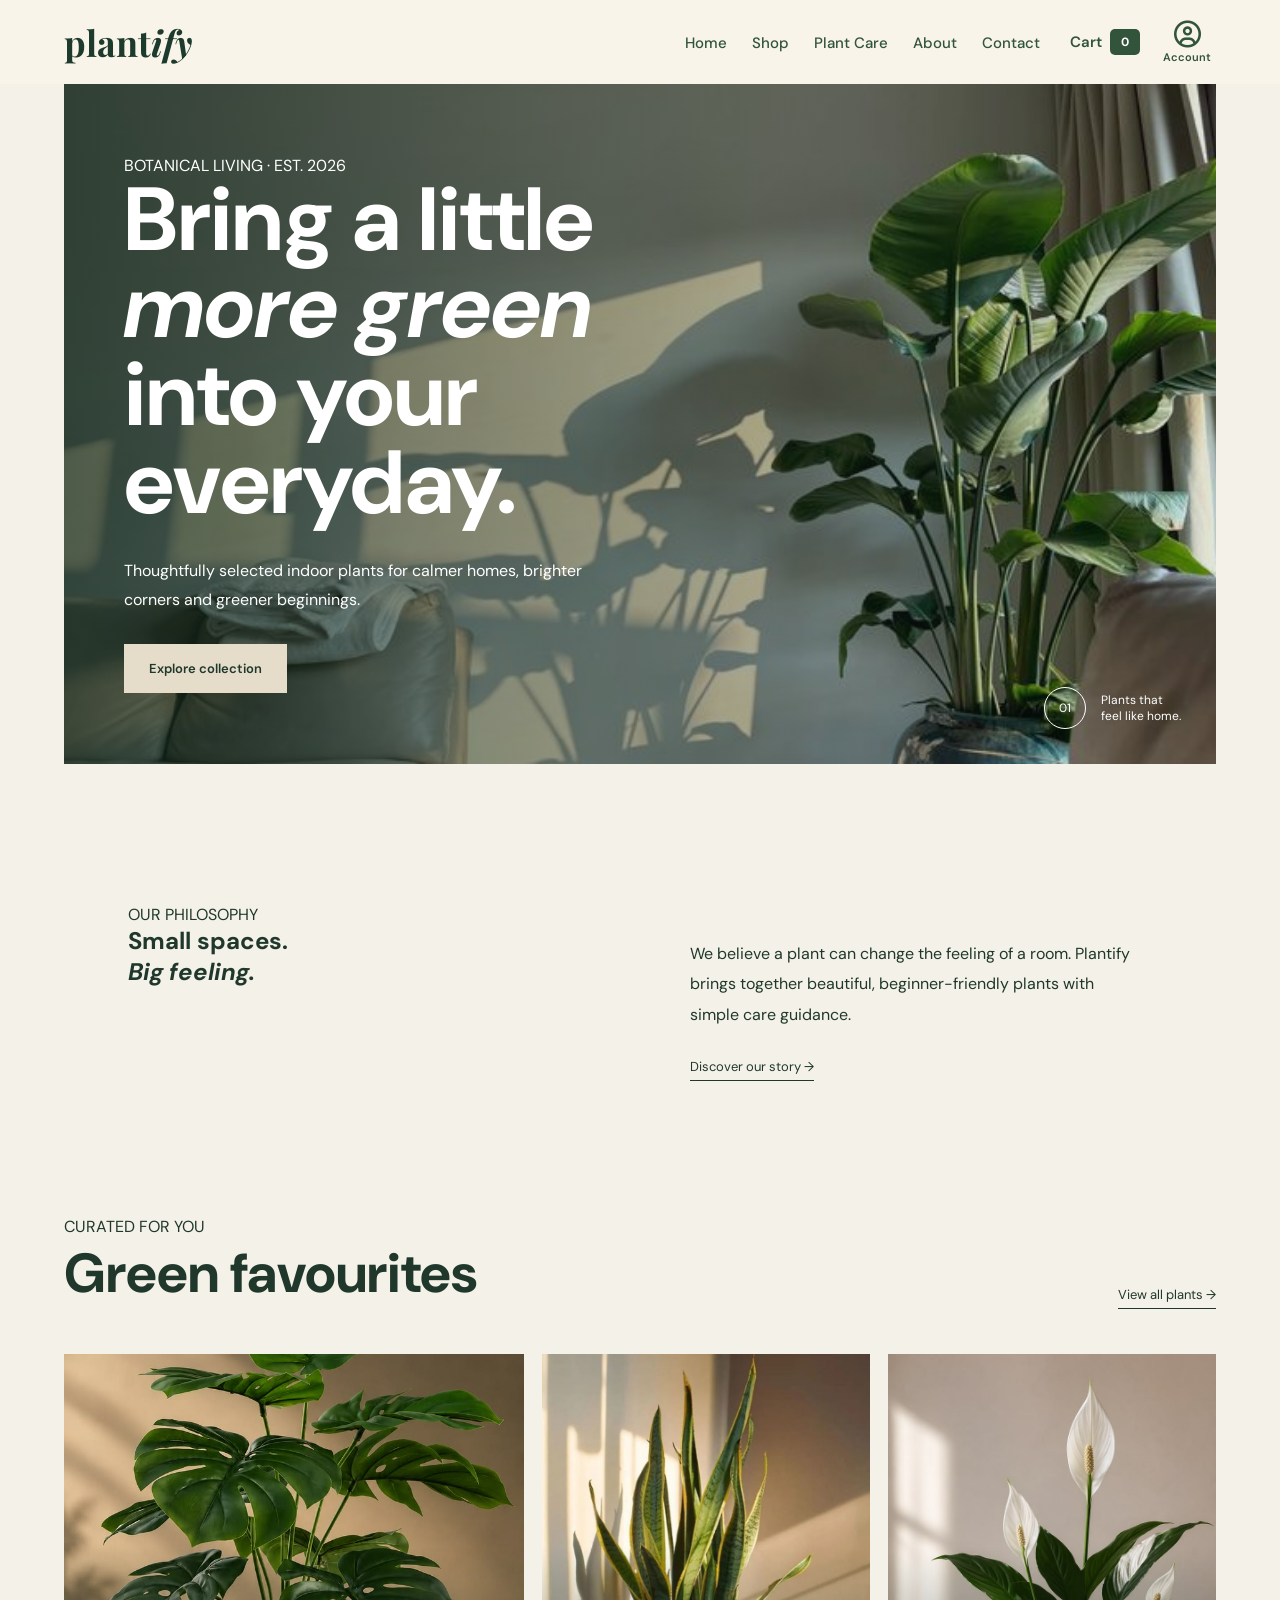
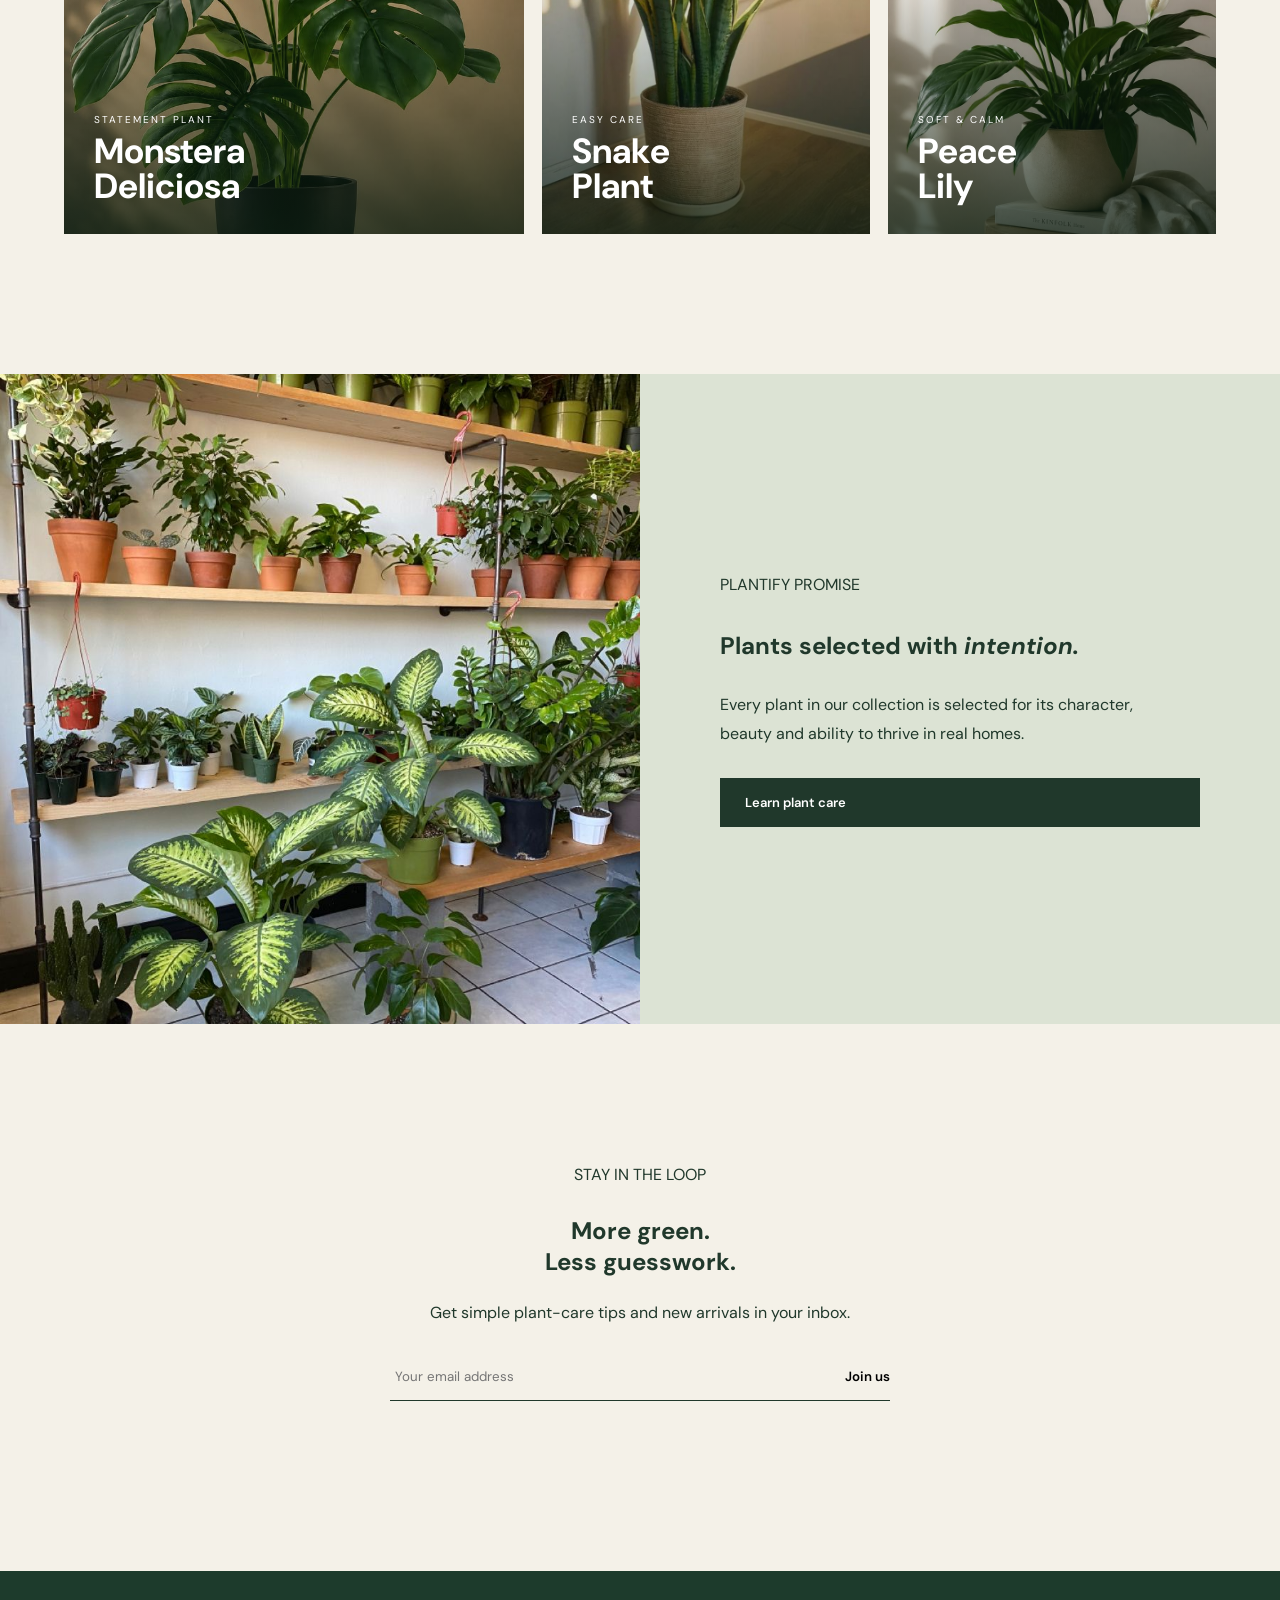
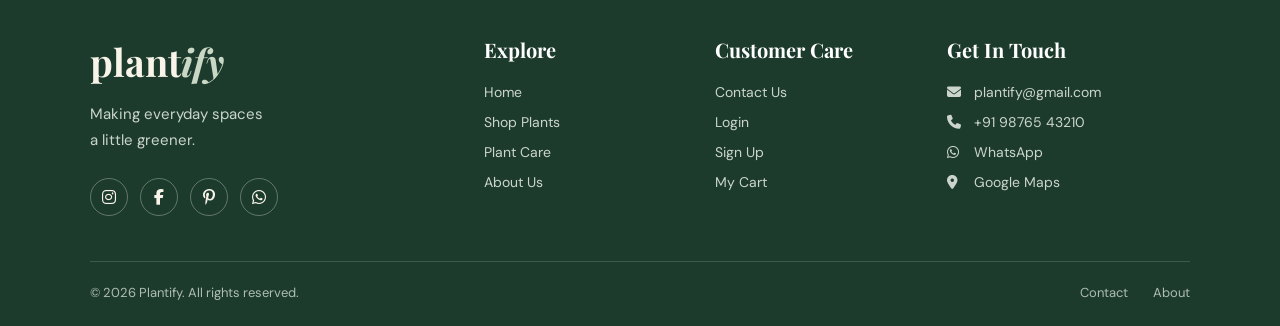
<file: index.html>
<!doctype html>
<html lang="en">
  <head>
    <meta charset="UTF-8" />
    <meta name="viewport" content="width=device-width, initial-scale=1.0" />

    <title>Plantify | Bring Nature Home</title>

    <link rel="preconnect" href="https://fonts.googleapis.com" />
    <link rel="preconnect" href="https://fonts.gstatic.com" crossorigin />

    <link
      href="https://fonts.googleapis.com/css2?family=DM+Sans:wght@400;500;600&family=Playfair+Display:wght@500;600;700&display=swap"
      rel="stylesheet"
    />
    <link
      rel="stylesheet"
      href="https://cdnjs.cloudflare.com/ajax/libs/font-awesome/6.5.2/css/all.min.css"
    />

    <link rel="stylesheet" href="style.css" />
    <link rel="stylesheet" href="style.css" />

    <style>
      .nav-cart #cartCount {
        width: 30px !important;
        height: 26px !important;
        /* min-width: 20px !important;
        min-height: 30px !important; */
        display: inline-flex !important;
        justify-content: center;
        align-items: center;
        border-radius: 5px;
        background: #31543b;
        color: white;
      }
    </style>
  </head>

  <body>
    <header>
      <nav class="navbar">
        <a href="index.html" class="logo"> plant<span>ify</span> </a>

        <button class="menu-button" onclick="toggleMenu()">
          <i class="fa-solid fa-bars"></i>
        </button>

        <ul class="nav-links" id="navLinks">
          <li><a href="index.html">Home</a></li>
          <li><a href="pages/shop.html">Shop</a></li>
          <li><a href="pages/care.html">Plant Care</a></li>
          <li><a href="pages/about.html">About</a></li>
          <li><a href="pages/contact.html">Contact</a></li>
        </ul>

        <a href="pages/cart.html" class="nav-cart">
          <span>Cart</span>

          <b id="cartCount">0</b>
        </a>

        <div class="profile">
          <a
            href="./pages/account.html"
            class="profile-button"
            style="text-decoration: none"
          >
            <i class="fa-regular fa-circle-user"></i>
            <span id="profileName">Account</span>
          </a>

          <div class="profile-menu" id="profileMenu">
            <p id="profileUserName">Welcome</p>

            <a href="pages/account.html"> My Account </a>

            <a href="pages/login.html" id="profileLogin"> Login </a>

            <button id="profileLogout" onclick="logoutUser()">Logout</button>
          </div>
        </div>
      </nav>
    </header>
    <main>
      <section class="hero">
        <div class="hero-content">
          <p class="eyebrow">BOTANICAL LIVING · EST. 2026</p>

          <h1>
            Bring a little
            <em>more green</em>
            into your everyday.
          </h1>

          <p class="hero-text">
            Thoughtfully selected indoor plants for calmer homes, brighter
            corners and greener beginnings.
          </p>

          <a href="pages/shop.html" class="main-button"> Explore collection </a>
        </div>

        <div class="hero-note">
          <span>01</span>
          <p>Plants that<br />feel like home.</p>
        </div>
      </section>

      <section class="intro-section">
        <div>
          <p class="eyebrow">OUR PHILOSOPHY</p>
          <h2>Small spaces.<br /><em>Big feeling.</em></h2>
        </div>

        <div class="intro-text">
          <p>
            We believe a plant can change the feeling of a room. Plantify brings
            together beautiful, beginner-friendly plants with simple care
            guidance.
          </p>

          <a href="pages/about.html" class="text-link">
            Discover our story →
          </a>
        </div>
      </section>

      <section class="featured-section">
        <div class="section-heading">
          <div>
            <p class="eyebrow">CURATED FOR YOU</p>
            <h2>Green favourites</h2>
          </div>

          <a href="pages/shop.html" class="text-link"> View all plants → </a>
        </div>

        <div class="featured-grid">
          <a href="pages/shop.html" class="featured-card large-card">
            <img src="assets/monsteraplant.jpg" alt="Monstera plant" />

            <div class="image-overlay">
              <p>STATEMENT PLANT</p>
              <h3>Monstera<br />Deliciosa</h3>
            </div>
          </a>

          <a href="pages/shop.html" class="featured-card">
            <img src="assets/snake.jpg" alt="Snake plant" />

            <div class="image-overlay">
              <p>EASY CARE</p>
              <h3>Snake<br />Plant</h3>
            </div>
          </a>

          <a href="pages/shop.html" class="featured-card">
            <img src="assets/peace-lily.jpg" alt="Peace lily" />

            <div class="image-overlay">
              <p>SOFT & CALM</p>
              <h3>Peace<br />Lily</h3>
            </div>
          </a>
        </div>
      </section>

      <section class="split-section">
        <div class="split-image">
          <img src="assets/plant-shop.jpg" alt="Plant shop" />
        </div>

        <div class="split-content">
          <p class="eyebrow">PLANTIFY PROMISE</p>

          <h2>Plants selected with <em>intention.</em></h2>

          <p>
            Every plant in our collection is selected for its character, beauty
            and ability to thrive in real homes.
          </p>

          <a href="pages/care.html" class="main-button dark-button">
            Learn plant care
          </a>
        </div>
      </section>

      <section class="newsletter">
        <p class="eyebrow">STAY IN THE LOOP</p>

        <h2>More green.<br />Less guesswork.</h2>

        <p>Get simple plant-care tips and new arrivals in your inbox.</p>

        <form onsubmit="subscribeUser(event)">
          <input
            type="email"
            id="newsletterEmail"
            placeholder="Your email address"
          />

          <button type="submit">Join us</button>
        </form>

        <p id="newsletterMessage"></p>
      </section>
    </main>

    <footer>
      <div class="footer-brand">
        <a href="index.html" class="logo"> plant<span>ify</span> </a>

        <p>
          Making everyday spaces<br />
          a little greener.
        </p>

        <div class="footer-social">
          <a href="https://www.instagram.com/" target="_blank">
            <i class="fa-brands fa-instagram"></i>
          </a>

          <a href="https://www.facebook.com/" target="_blank">
            <i class="fa-brands fa-facebook-f"></i>
          </a>

          <a href="https://www.pinterest.com/" target="_blank">
            <i class="fa-brands fa-pinterest-p"></i>
          </a>

          <a href="https://wa.me/919876543210" target="_blank">
            <i class="fa-brands fa-whatsapp"></i>
          </a>
        </div>
      </div>

      <div class="footer-column">
        <h3>Explore</h3>

        <a href="index.html">Home</a>
        <a href="pages/shop.html">Shop Plants</a>
        <a href="pages/care.html">Plant Care</a>
        <a href="pages/about.html">About Us</a>
      </div>

      <div class="footer-column">
        <h3>Customer Care</h3>

        <a href="pages/contact.html">Contact Us</a>
        <a href="pages/login.html">Login</a>
        <a href="pages/signup.html">Sign Up</a>
        <a href="pages/cart.html">My Cart</a>
      </div>

      <div class="footer-column">
        <h3>Get In Touch</h3>

        <a href="mailto:plantify@gmail.com">
          <i class="fa-solid fa-envelope"></i>
          plantify@gmail.com
        </a>

        <a href="tel:+919876543210">
          <i class="fa-solid fa-phone"></i>
          +91 98765 43210
        </a>

        <a href="https://wa.me/919876543210" target="_blank">
          <i class="fa-brands fa-whatsapp"></i>
          WhatsApp
        </a>

        <a href="https://www.google.com/maps" target="_blank">
          <i class="fa-solid fa-location-dot"></i>
          Google Maps
        </a>
      </div>

      <div class="footer-bottom">
        <p>© 2026 Plantify. All rights reserved.</p>

        <div>
          <a href="pages/contact.html">Contact</a>
          <a href="pages/about.html">About</a>
        </div>
      </div>
    </footer>
    <script src="script.js"></script>
    <!-- Start of HubSpot Embed Code -->
<script type="text/javascript" id="hs-script-loader" async defer src="//js-na2.hs-scripts.com/247887752.js"></script>
<!-- End of HubSpot Embed Code -->
  </body>
</html>
</file>
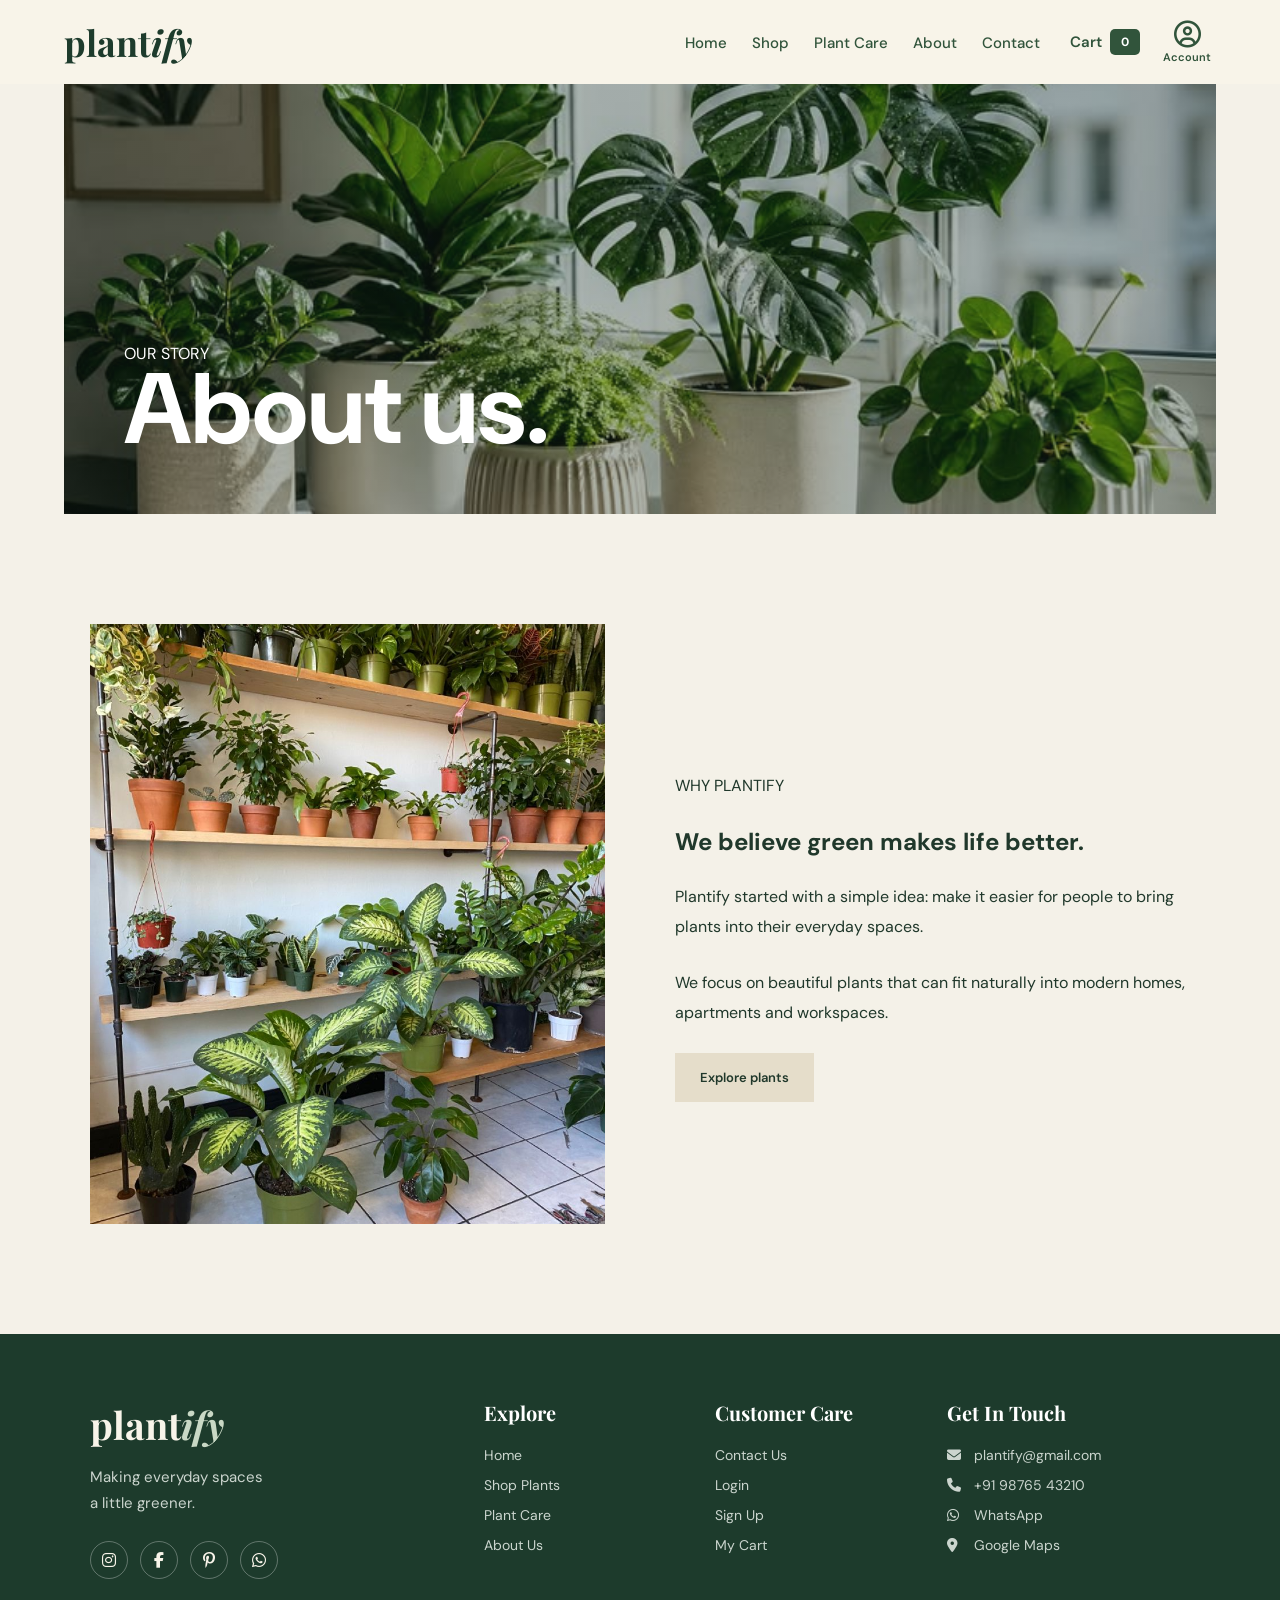
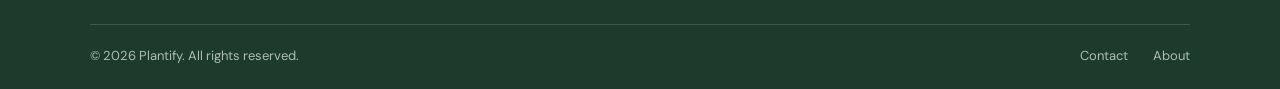
<file: pages/about.html>
<!doctype html>
<html lang="en">
  <head>
    <meta charset="UTF-8" />
    <meta name="viewport" content="width=device-width, initial-scale=1.0" />

    <title>Plantify | About</title>

    <link rel="preconnect" href="https://fonts.googleapis.com" />
    <link rel="preconnect" href="https://fonts.gstatic.com" crossorigin />

    <link
      href="https://fonts.googleapis.com/css2?family=DM+Sans:wght@400;500;600&family=Playfair+Display:wght@500;600;700&display=swap"
      rel="stylesheet"
    />
    <link
      rel="stylesheet"
      href="https://cdnjs.cloudflare.com/ajax/libs/font-awesome/6.5.2/css/all.min.css"
    />

    <link rel="stylesheet" href="../style.css" />
  </head>

  <body>
    <header>
      <nav class="navbar">
        <a href="../index.html" class="logo"> plant<span>ify</span> </a>

        <button class="menu-button" onclick="toggleMenu()">
          <i class="fa-solid fa-bars"></i>
        </button>

        <ul class="nav-links" id="navLinks">
          <li><a href="../index.html">Home</a></li>
          <li><a href="shop.html">Shop</a></li>
          <li><a href="care.html">Plant Care</a></li>
          <li><a href="about.html">About</a></li>
          <li><a href="contact.html">Contact</a></li>
        </ul>

        <a href="cart.html" class="nav-cart">
          <span>Cart</span>

          <b id="cartCount">0</b>
        </a>

        <div class="profile">
          <a
            href="account.html"
            class="profile-button"
            style="text-decoration: none"
          >
            <i class="fa-regular fa-circle-user"></i>
            <span id="profileName">Account</span>
          </a>

          <div class="profile-menu" id="profileMenu">
            <p id="profileUserName">Welcome</p>

            <a href="account.html"> My Account </a>

            <a href="login.html" id="profileLogin"> Login </a>

            <button id="profileLogout" onclick="logoutUser()">Logout</button>
          </div>
        </div>
      </nav>
    </header>
    <section class="page-hero about-hero">
      <div>
        <p class="eyebrow">OUR STORY</p>

        <h1>About us.</h1>
      </div>
    </section>

    <main class="about-page">
      <section class="about-story">
        <img src="../assets/plant-shop.jpg" alt="Plantify shop" />

        <div class="about-story-text">
          <p class="eyebrow">WHY PLANTIFY</p>

          <h2>We believe green makes life better.</h2>

          <p>
            Plantify started with a simple idea: make it easier for people to
            bring plants into their everyday spaces.
          </p>

          <p>
            We focus on beautiful plants that can fit naturally into modern
            homes, apartments and workspaces.
          </p>

          <a href="shop.html" class="main-button"> Explore plants </a>
        </div>
      </section>
    </main>

    <footer>
      <div class="footer-brand">
        <a href="index.html" class="logo"> plant<span>ify</span> </a>

        <p>
          Making everyday spaces<br />
          a little greener.
        </p>

        <div class="footer-social">
          <a href="https://www.instagram.com/" target="_blank">
            <i class="fa-brands fa-instagram"></i>
          </a>

          <a href="https://www.facebook.com/" target="_blank">
            <i class="fa-brands fa-facebook-f"></i>
          </a>

          <a href="https://www.pinterest.com/" target="_blank">
            <i class="fa-brands fa-pinterest-p"></i>
          </a>

          <a href="https://wa.me/919876543210" target="_blank">
            <i class="fa-brands fa-whatsapp"></i>
          </a>
        </div>
      </div>

      <div class="footer-column">
        <h3>Explore</h3>

        <a href="index.html">Home</a>
        <a href="pages/shop.html">Shop Plants</a>
        <a href="pages/care.html">Plant Care</a>
        <a href="pages/about.html">About Us</a>
      </div>

      <div class="footer-column">
        <h3>Customer Care</h3>

        <a href="pages/contact.html">Contact Us</a>
        <a href="pages/login.html">Login</a>
        <a href="pages/signup.html">Sign Up</a>
        <a href="pages/cart.html">My Cart</a>
      </div>

      <div class="footer-column">
        <h3>Get In Touch</h3>

        <a href="mailto:plantify@gmail.com">
          <i class="fa-solid fa-envelope"></i>
          plantify@gmail.com
        </a>

        <a href="tel:+919876543210">
          <i class="fa-solid fa-phone"></i>
          +91 98765 43210
        </a>

        <a href="https://wa.me/919876543210" target="_blank">
          <i class="fa-brands fa-whatsapp"></i>
          WhatsApp
        </a>

        <a href="https://www.google.com/maps" target="_blank">
          <i class="fa-solid fa-location-dot"></i>
          Google Maps
        </a>
      </div>

      <div class="footer-bottom">
        <p>© 2026 Plantify. All rights reserved.</p>

        <div>
          <a href="pages/contact.html">Contact</a>
          <a href="pages/about.html">About</a>
        </div>
      </div>
    </footer>

    <script src="../script.js"></script>
  </body>
</html>
</file>
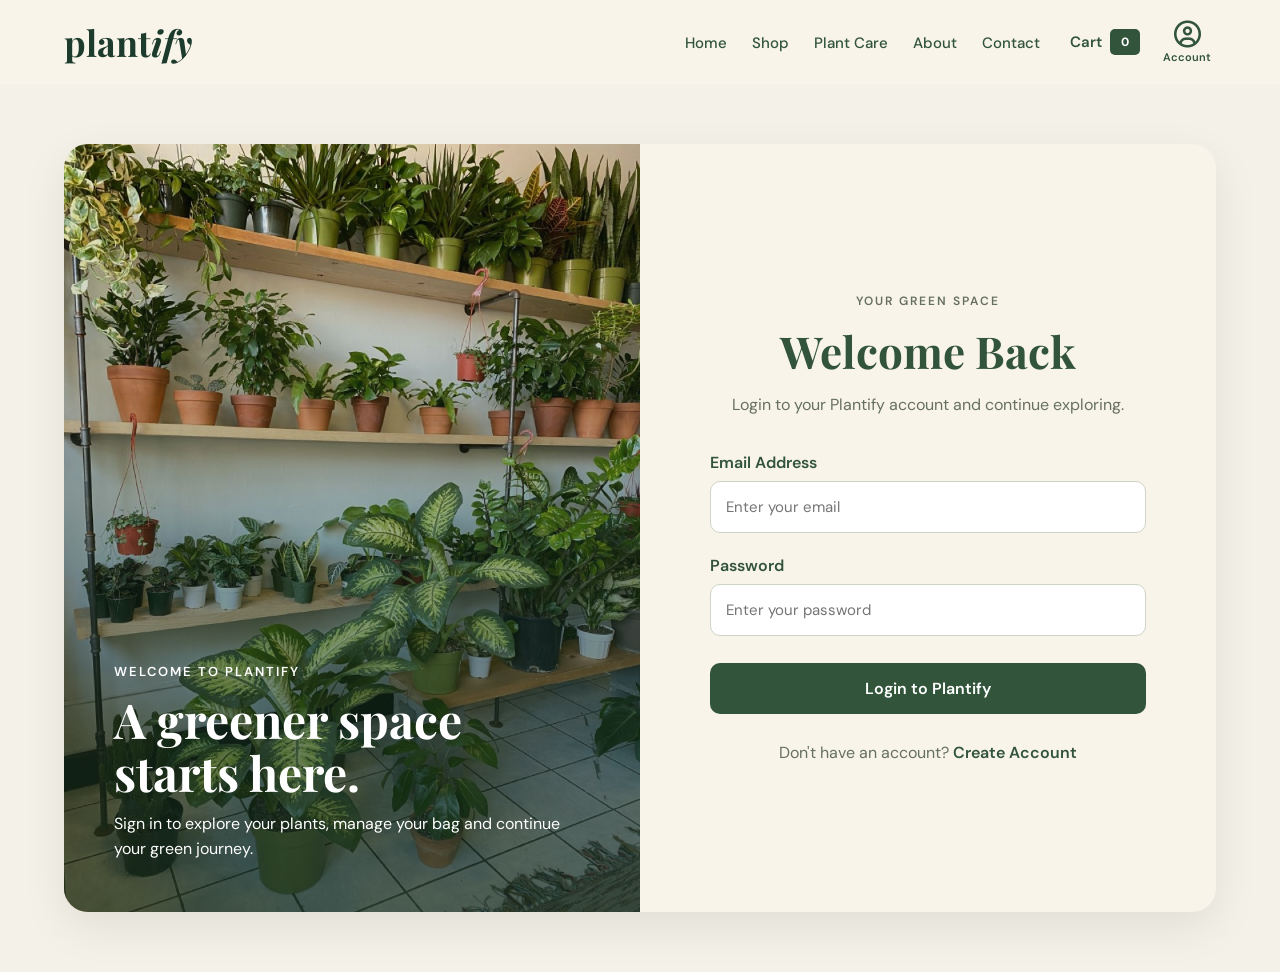
<file: pages/account.html>
<!doctype html>
<html lang="en">
  <head>
    <meta charset="UTF-8" />
    <meta name="viewport" content="width=device-width, initial-scale=1.0" />

    <title>My Account - Plantify</title>

    <link rel="preconnect" href="https://fonts.googleapis.com" />
    <link rel="preconnect" href="https://fonts.gstatic.com" crossorigin />

    <link
      href="https://fonts.googleapis.com/css2?family=DM+Sans:wght@400;500;600&family=Playfair+Display:wght@500;600;700&display=swap"
      rel="stylesheet"
    />

    <link rel="stylesheet" href="../style.css" />

    <style>
      .account-page {
        max-width: 1150px;
        margin: auto;
        padding: 60px 20px;
      }

      .account-heading {
        margin-bottom: 40px;
      }

      .account-heading p {
        color: #66705f;
      }

      .account-heading h1 {
        font-family: "Playfair Display", serif;
        color: #31543b;
        font-size: 42px;
      }

      .account-grid {
        display: grid;
        grid-template-columns: 1fr 2fr;
        gap: 25px;
      }

      .account-card {
        background: #f8f4e9;
        padding: 30px;
        border-radius: 18px;
        box-shadow: 0 8px 25px rgba(0, 0, 0, 0.06);
      }

      .account-card h2 {
        color: #31543b;
        margin-bottom: 20px;
      }

      .account-name {
        font-family: "Playfair Display", serif;
        font-size: 30px;
        color: #31543b;
      }

      .account-email {
        color: #66705f;
        margin-top: 8px;
      }

      .stats {
        display: grid;
        grid-template-columns: 1fr 1fr;
        gap: 15px;
        margin-top: 25px;
      }

      .stat-box {
        background: white;
        padding: 20px;
        border-radius: 12px;
      }

      .stat-box strong {
        display: block;
        font-size: 24px;
        color: #31543b;
        margin-bottom: 5px;
      }

      .stat-box span {
        color: #66705f;
        font-size: 14px;
      }

      .order-card {
        background: white;
        padding: 20px;
        border-radius: 12px;
        margin-bottom: 15px;
        border: 1px solid #e1e5db;
      }

      .order-card h3 {
        color: #31543b;
        margin-bottom: 8px;
      }

      .order-card p {
        color: #66705f;
        margin-bottom: 5px;
      }

      .account-buttons {
        margin-top: 25px;
        display: flex;
        gap: 10px;
        flex-wrap: wrap;
      }

      .account-buttons a,
      .logout-btn {
        padding: 12px 18px;
        border-radius: 8px;
        text-decoration: none;
        border: none;
        cursor: pointer;
        font-weight: 600;
      }

      .shop-btn {
        background: #31543b;
        color: white;
      }

      .cart-btn {
        background: white;
        color: #31543b;
        border: 1px solid #31543b !important;
      }

      .logout-btn {
        background: #b85c5c;
        color: white;
      }

      @media (max-width: 800px) {
        .account-grid {
          grid-template-columns: 1fr;
        }

        .account-heading h1 {
          font-size: 34px;
        }
      }

      @media (max-width: 500px) {
        .account-page {
          padding: 40px 15px;
        }

        .stats {
          grid-template-columns: 1fr;
        }
      }
    </style>
  </head>

  <body>
    <header>
      <nav class="navbar">
        <a href="../index.html" class="logo"> plant<span>ify</span> </a>

        <button class="menu-button" onclick="toggleMenu()">
          <i class="fa-solid fa-bars"></i>
        </button>

        <ul class="nav-links" id="navLinks">
          <li><a href="../index.html">Home</a></li>
          <li><a href="shop.html">Shop</a></li>
          <li><a href="care.html">Plant Care</a></li>
          <li><a href="about.html">About</a></li>
          <li><a href="contact.html">Contact</a></li>
        </ul>

        <a href="cart.html" class="nav-cart">
          <span>Cart</span>

          <b id="cartCount">0</b>
        </a>

        <div class="profile">
          <a
            href="account.html"
            class="profile-button"
            style="text-decoration: none"
          >
            <i class="fa-regular fa-circle-user"></i>
            <span id="profileName">Account</span>
          </a>

          <div class="profile-menu" id="profileMenu">
            <p id="profileUserName">Welcome</p>

            <a href="account.html"> My Account </a>

            <a href="login.html" id="profileLogin"> Login </a>

            <button id="profileLogout" onclick="logoutUser()">Logout</button>
          </div>
        </div>
      </nav>
    </header>
    <main class="account-page">
      <div class="account-heading">
        <p>MY PLANTIFY ACCOUNT</p>

        <h1>Welcome back, <span id="accountName"></span></h1>
      </div>

      <div class="account-grid">
        <div class="account-card">
          <h2>Account Details</h2>

          <div class="account-name">
            <span id="accountName"></span>
          </div>

          <div class="account-email">
            <span id="accountEmail"></span>
          </div>

          <div class="stats">
            <div class="stat-box">
              <strong id="accountCartCount"> 0 </strong>

              <span> Items in Bag </span>
            </div>

            <div class="stat-box">
              <strong id="accountCartTotal"> ₹0 </strong>

              <span> Bag Total </span>
            </div>
          </div>

          <div class="account-buttons">
            <a href="shop.html" class="shop-btn"> Continue Shopping </a>

            <a href="cart.html" class="cart-btn"> View Bag </a>

            <button onclick="logoutUser()" class="logout-btn">Logout</button>
          </div>
        </div>

        <div class="account-card">
          <h2>My Orders</h2>

          <div id="orderList"></div>
        </div>
      </div>
    </main>

    <script src="../script.js"></script>
  </body>
</html>
</file>
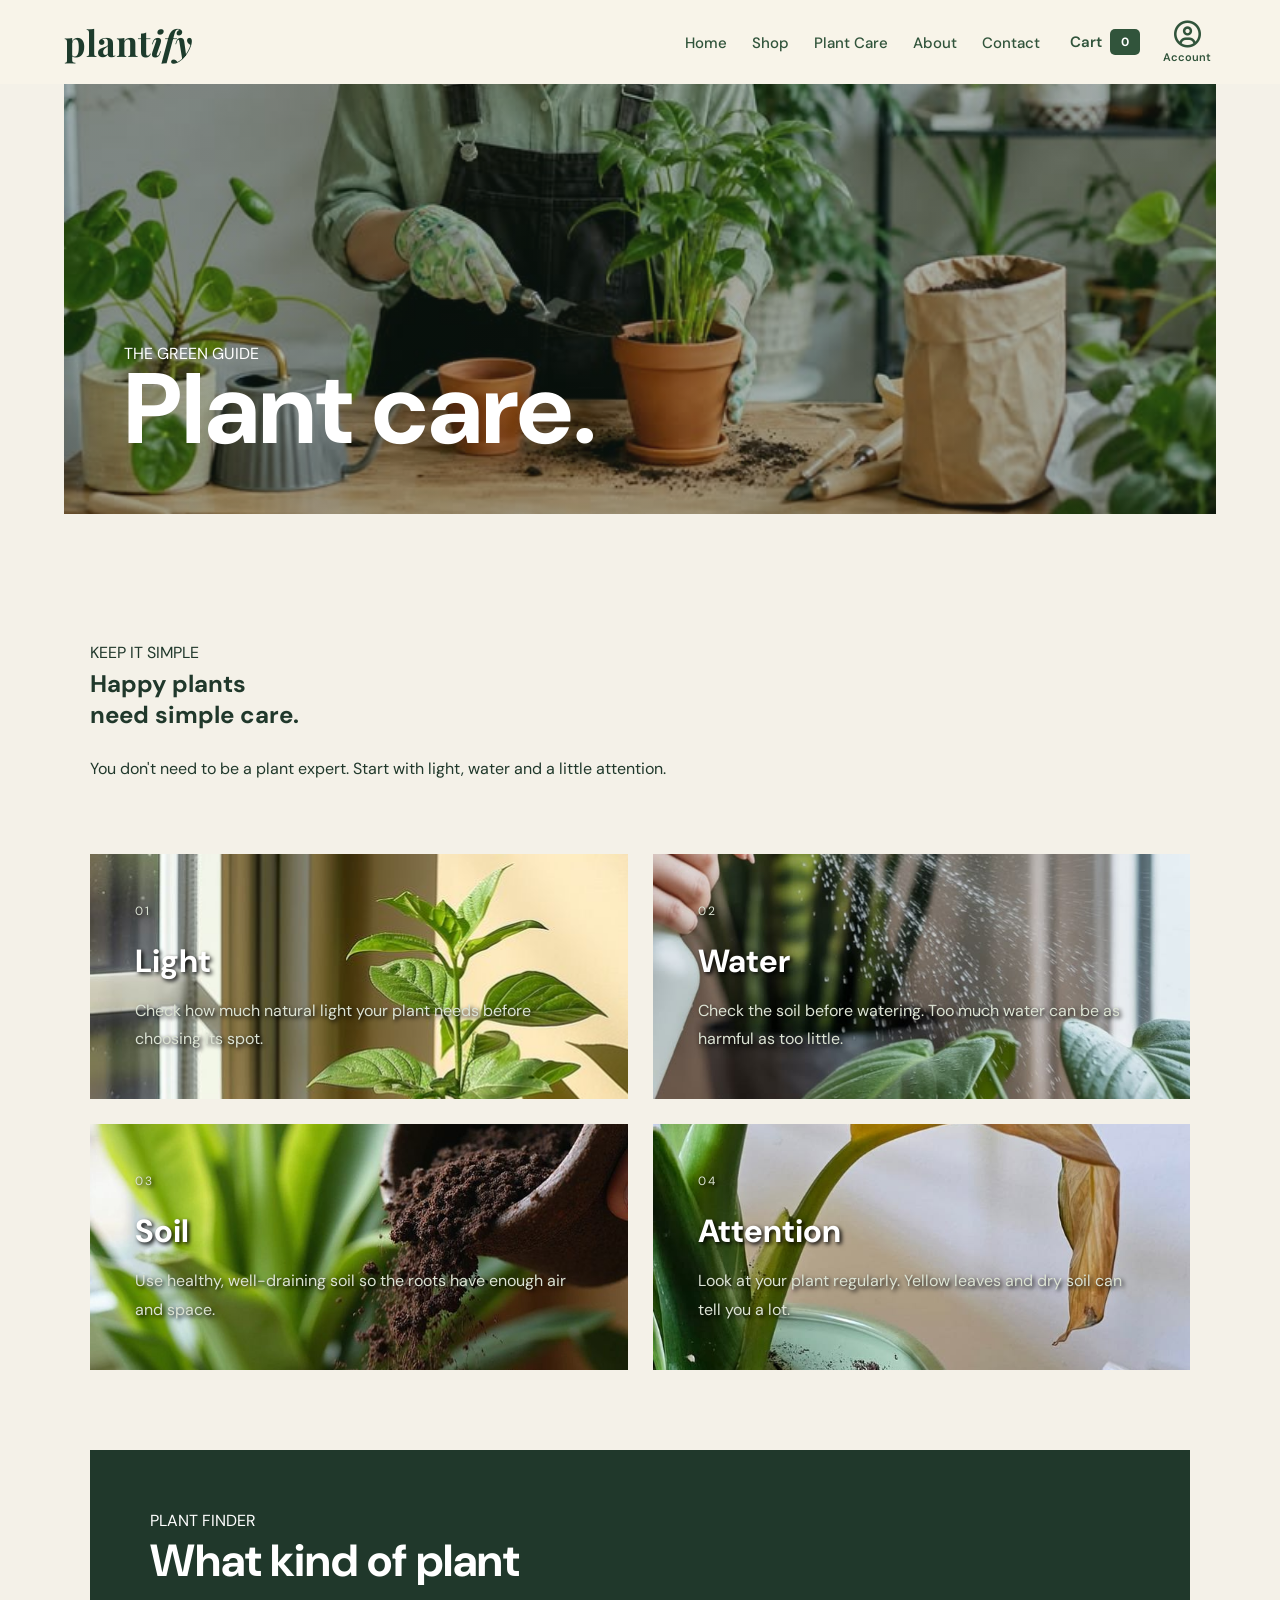
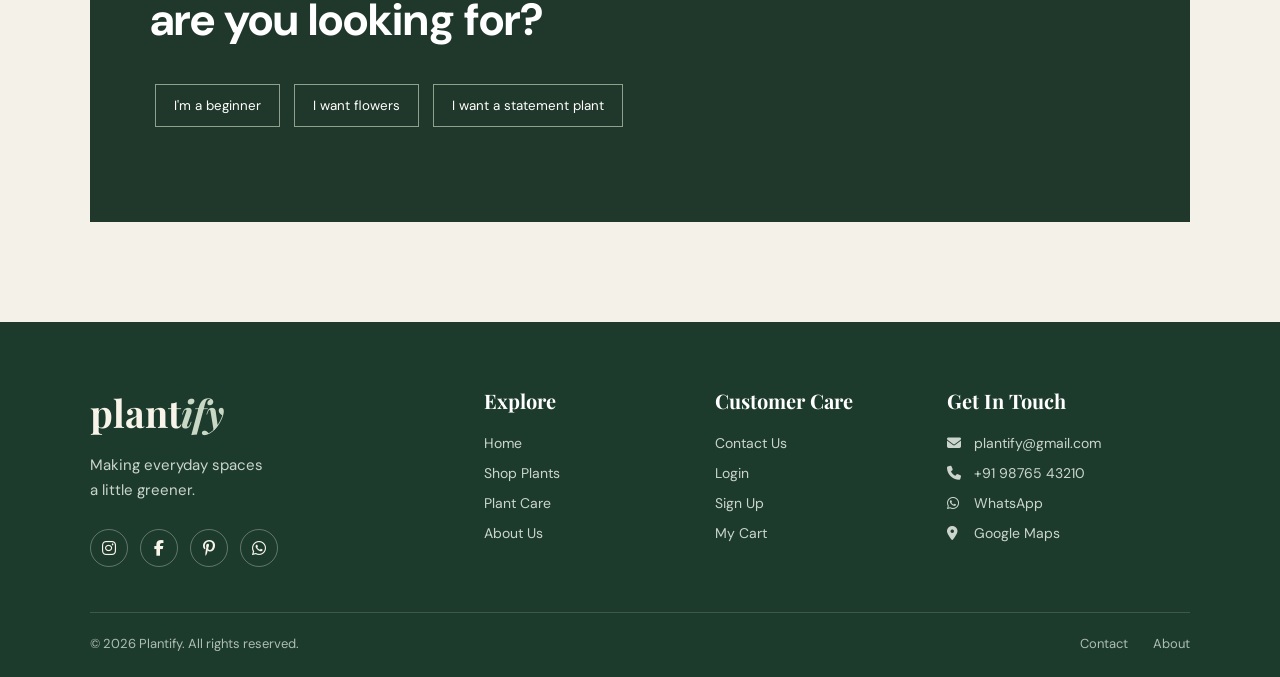
<file: pages/care.html>
<!doctype html>
<html lang="en">
  <head>
    <meta charset="UTF-8" />
    <meta name="viewport" content="width=device-width, initial-scale=1.0" />

    <title>Plantify | Plant Care</title>

    <link rel="preconnect" href="https://fonts.googleapis.com" />
    <link rel="preconnect" href="https://fonts.gstatic.com" crossorigin />

    <link
      href="https://fonts.googleapis.com/css2?family=DM+Sans:wght@400;500;600&family=Playfair+Display:wght@500;600;700&display=swap"
      rel="stylesheet"
    />
    <link
      rel="stylesheet"
      href="https://cdnjs.cloudflare.com/ajax/libs/font-awesome/6.5.2/css/all.min.css"
    />

    <link rel="stylesheet" href="../style.css" />
  </head>

  <body>
    <header>
      <nav class="navbar">
        <a href="../index.html" class="logo"> plant<span>ify</span> </a>

        <button class="menu-button" onclick="toggleMenu()">
          <i class="fa-solid fa-bars"></i>
        </button>

        <ul class="nav-links" id="navLinks">
          <li><a href="../index.html">Home</a></li>
          <li><a href="shop.html">Shop</a></li>
          <li><a href="care.html">Plant Care</a></li>
          <li><a href="about.html">About</a></li>
          <li><a href="contact.html">Contact</a></li>
        </ul>

        <a href="cart.html" class="nav-cart">
          <span>Cart</span>

          <b id="cartCount">0</b>
        </a>

        <div class="profile">
          <a
            href="account.html"
            class="profile-button"
            style="text-decoration: none"
          >
            <i class="fa-regular fa-circle-user"></i>
            <span id="profileName">Account</span>
          </a>

          <div class="profile-menu" id="profileMenu">
            <p id="profileUserName">Welcome</p>

            <a href="account.html"> My Account </a>

            <a href="login.html" id="profileLogin"> Login </a>

            <button id="profileLogout" onclick="logoutUser()">Logout</button>
          </div>
        </div>
      </nav>
    </header>
    <section class="page-hero care-hero">
      <div>
        <p class="eyebrow">THE GREEN GUIDE</p>

        <h1>Plant care.</h1>
      </div>
    </section>

    <main class="care-page">
      <div class="care-intro">
        <p class="eyebrow">KEEP IT SIMPLE</p>

        <h2>Happy plants<br />need simple care.</h2>

        <p>
          You don't need to be a plant expert. Start with light, water and a
          little attention.
        </p>
      </div>

      <div class="care-grid">
        <div class="care-box" style="background: url(../assets/sun-light.jpg)">
          <span>01</span>

          <h3>Light</h3>

          <p>
            Check how much natural light your plant needs before choosing its
            spot.
          </p>
        </div>

        <div
          class="care-box"
          style="
            background: url(../assets/watering-plant.jpg);
            background-position: center;
            background-size: 100%;
            background-repeat: no-repeat;
          "
        >
          <span>02</span>

          <h3>Water</h3>

          <p>
            Check the soil before watering. Too much water can be as harmful as
            too little.
          </p>
        </div>

        <div
          class="care-box"
          style="
            background: url(../assets/soil.jpg);
            background-position: center;
            background-size: 100%;
            background-repeat: no-repeat;
          "
        >
          <span>03</span>

          <h3>Soil</h3>

          <p>
            Use healthy, well-draining soil so the roots have enough air and
            space.
          </p>
        </div>

        <div
          class="care-box"
          style="
            background: url(../assets/yellowleaves.jpg);
            background-position: center;
            background-size: 100%;
            background-repeat: no-repeat;
          "
        >
          <span>04</span>

          <h3>Attention</h3>

          <p>
            Look at your plant regularly. Yellow leaves and dry soil can tell
            you a lot.
          </p>
        </div>
      </div>

      <section class="quiz">
        <p class="eyebrow">PLANT FINDER</p>

        <h2>What kind of plant<br />are you looking for?</h2>

        <div class="quiz-question">
          <button onclick="recommendPlant('beginner')">I'm a beginner</button>

          <button onclick="recommendPlant('flower')">I want flowers</button>

          <button onclick="recommendPlant('statement')">
            I want a statement plant
          </button>
        </div>

        <p id="quizResult"></p>
      </section>
    </main>

    <footer>
      <div class="footer-brand">
        <a href="index.html" class="logo"> plant<span>ify</span> </a>

        <p>
          Making everyday spaces<br />
          a little greener.
        </p>

        <div class="footer-social">
          <a href="https://www.instagram.com/" target="_blank">
            <i class="fa-brands fa-instagram"></i>
          </a>

          <a href="https://www.facebook.com/" target="_blank">
            <i class="fa-brands fa-facebook-f"></i>
          </a>

          <a href="https://www.pinterest.com/" target="_blank">
            <i class="fa-brands fa-pinterest-p"></i>
          </a>

          <a href="https://wa.me/919876543210" target="_blank">
            <i class="fa-brands fa-whatsapp"></i>
          </a>
        </div>
      </div>

      <div class="footer-column">
        <h3>Explore</h3>

        <a href="index.html">Home</a>
        <a href="pages/shop.html">Shop Plants</a>
        <a href="pages/care.html">Plant Care</a>
        <a href="pages/about.html">About Us</a>
      </div>

      <div class="footer-column">
        <h3>Customer Care</h3>

        <a href="pages/contact.html">Contact Us</a>
        <a href="pages/login.html">Login</a>
        <a href="pages/signup.html">Sign Up</a>
        <a href="pages/cart.html">My Cart</a>
      </div>

      <div class="footer-column">
        <h3>Get In Touch</h3>

        <a href="mailto:plantify@gmail.com">
          <i class="fa-solid fa-envelope"></i>
          plantify@gmail.com
        </a>

        <a href="tel:+919876543210">
          <i class="fa-solid fa-phone"></i>
          +91 98765 43210
        </a>

        <a href="https://wa.me/919876543210" target="_blank">
          <i class="fa-brands fa-whatsapp"></i>
          WhatsApp
        </a>

        <a href="https://www.google.com/maps" target="_blank">
          <i class="fa-solid fa-location-dot"></i>
          Google Maps
        </a>
      </div>

      <div class="footer-bottom">
        <p>© 2026 Plantify. All rights reserved.</p>

        <div>
          <a href="pages/contact.html">Contact</a>
          <a href="pages/about.html">About</a>
        </div>
      </div>
    </footer>

    <script src="../script.js"></script>
  </body>
</html>
</file>
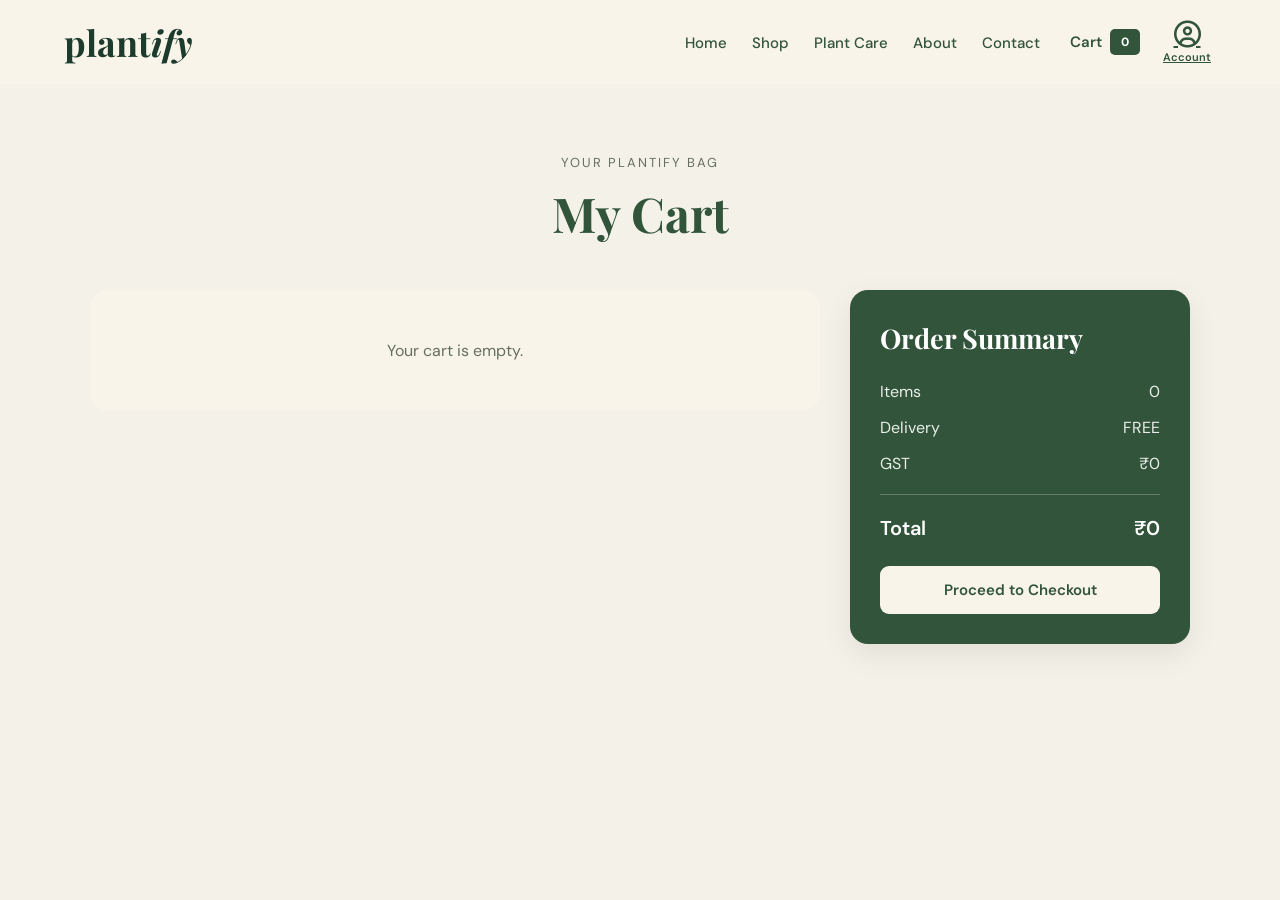
<file: pages/cart.html>
<!doctype html>
<html lang="en">
  <head>
    <meta charset="UTF-8" />
    <meta name="viewport" content="width=device-width, initial-scale=1.0" />

    <title>My Cart - Plantify</title>

    <link rel="preconnect" href="https://fonts.googleapis.com" />
    <link rel="preconnect" href="https://fonts.gstatic.com" crossorigin />

    <link
      href="https://fonts.googleapis.com/css2?family=DM+Sans:wght@400;500;600&family=Playfair+Display:wght@500;600;700&display=swap"
      rel="stylesheet"
    />
    <link
      rel="stylesheet"
      href="https://cdnjs.cloudflare.com/ajax/libs/font-awesome/6.5.2/css/all.min.css"
    />

    <link rel="stylesheet" href="../style.css" />

    <style>
      /* Cart page */

      .cart-page {
        max-width: 1150px;
        margin: auto;
        padding: 70px 25px 90px;
      }

      .cart-heading {
        text-align: center;
        margin-bottom: 45px;
      }

      .cart-heading p {
        color: #66705f;
        font-size: 13px;
        letter-spacing: 2px;
        margin-bottom: 10px;
      }

      .cart-heading h1 {
        font-family: "Playfair Display", serif;
        font-size: 48px;
        color: #31543b;
        margin: 0;
      }

      .cart-layout {
        display: grid;
        grid-template-columns: 1fr 340px;
        gap: 30px;
        align-items: start;
      }

      #cartItems {
        display: flex;
        flex-direction: column;
        gap: 18px;
      }

      .cart-item {
        display: flex;
        align-items: center;
        gap: 25px;
        padding: 20px;
        background: #f8f4e9;
        border-radius: 18px;
        box-shadow: 0 8px 25px rgba(0, 0, 0, 0.05);
      }

      .cart-item img {
        width: 150px;
        height: 150px;
        object-fit: cover;
        border-radius: 14px;
        flex-shrink: 0;
      }

      .cart-item-info {
        flex: 1;
      }

      .cart-item-info h3 {
        font-family: "Playfair Display", serif;
        font-size: 25px;
        color: #31543b;
        margin: 0 0 8px;
      }

      .cart-item-info p {
        color: #66705f;
        margin: 0 0 10px;
      }

      .cart-item-info strong {
        display: block;
        color: #31543b;
        font-size: 20px;
        margin-bottom: 18px;
      }

      .cart-actions {
        display: flex;
        gap: 10px;
        flex-wrap: wrap;
      }

      .cart-actions button {
        padding: 10px 18px;
        border: none;
        border-radius: 8px;
        font-family: "DM Sans", sans-serif;
        font-weight: 600;
        cursor: pointer;
        transition: 0.2s;
      }

      .buy-button {
        background: #31543b;
        color: white;
      }

      .buy-button:hover {
        background: #263f2d;
      }

      .remove-button {
        background: #e9c9c9;
        color: #8d4444;
      }

      .remove-button:hover {
        background: #ddb5b5;
      }

      /* Summary */

      .cart-summary {
        background: #31543b;
        color: white;
        padding: 30px;
        border-radius: 18px;
        box-shadow: 0 10px 30px rgba(0, 0, 0, 0.08);
        position: sticky;
        top: 30px;
      }

      .cart-summary h2 {
        font-family: "Playfair Display", serif;
        font-size: 27px;
        margin: 0 0 25px;
      }

      .summary-row {
        display: flex;
        justify-content: space-between;
        margin-bottom: 15px;
        color: #e9eee8;
      }

      .summary-total {
        border-top: 1px solid rgba(255, 255, 255, 0.25);
        padding-top: 20px;
        margin-top: 20px;
        display: flex;
        justify-content: space-between;
        font-size: 20px;
        font-weight: 600;
      }

      .cart-summary button {
        width: 100%;
        padding: 14px;
        margin-top: 25px;
        border: none;
        border-radius: 9px;
        background: #f8f4e9;
        color: #31543b;
        font-family: "DM Sans", sans-serif;
        font-size: 15px;
        font-weight: 600;
        cursor: pointer;
      }

      .cart-summary button:hover {
        background: white;
      }

      .empty-cart {
        background: #f8f4e9;
        padding: 50px 20px;
        border-radius: 18px;
        text-align: center;
        color: #66705f;
      }

      /* Responsive */

      @media (max-width: 850px) {
        .cart-layout {
          grid-template-columns: 1fr;
        }

        .cart-summary {
          position: static;
        }
      }

      @media (max-width: 600px) {
        .cart-page {
          padding: 45px 15px 60px;
        }

        .cart-heading {
          margin-bottom: 30px;
        }

        .cart-heading h1 {
          font-size: 38px;
        }

        .cart-item {
          flex-direction: column;
          align-items: flex-start;
          padding: 15px;
        }

        .cart-item img {
          width: 100%;
          height: 230px;
        }

        .cart-item-info {
          width: 100%;
        }

        .cart-item-info h3 {
          font-size: 22px;
        }

        .cart-actions {
          width: 100%;
        }

        .cart-actions button {
          flex: 1;
        }

        .cart-summary {
          padding: 25px 20px;
        }
      }

      /* Mobile navbar fix */

      .navbar {
        position: relative;
        z-index: 1000;
      }

      .menu-button {
        position: relative;
        z-index: 1002;
      }

      .nav-links {
        z-index: 1001;
      }

      @media (max-width: 900px) {
        .nav-links {
          position: absolute;
          top: 100%;
          left: 0;
          right: 0;
          width: 100%;
          background: #f8f4e9;
          z-index: 1001;
          padding: 20px 0;
          box-shadow: 0 10px 20px rgba(0, 0, 0, 0.08);
        }

        .nav-links.active {
          display: flex;
          flex-direction: column;
          align-items: center;
          gap: 18px;
        }

        .nav-links li {
          width: 100%;
          text-align: center;
        }

        .nav-links a {
          display: block;
          padding: 8px;
        }
      }
    </style>
  </head>

  <body>
    <!-- Navbar -->

    <header>
      <nav class="navbar">
        <a href="../index.html" class="logo"> plant<span>ify</span> </a>

        <button class="menu-button" onclick="toggleMenu()">
          <i class="fa-solid fa-bars"></i>
        </button>

        <ul class="nav-links" id="navLinks">
          <li><a href="../index.html">Home</a></li>
          <li><a href="shop.html">Shop</a></li>
          <li><a href="care.html">Plant Care</a></li>
          <li><a href="about.html">About</a></li>
          <li><a href="contact.html">Contact</a></li>
        </ul>

        <a href="cart.html" class="nav-cart">
          <span>Cart</span>

          <b id="cartCount">0</b>
        </a>

        <div class="profile">
          <a href="account.html" class="profile-button">
            <i class="fa-regular fa-circle-user"></i>
            <span id="profileName">Account</span>
          </a>

          <div class="profile-menu" id="profileMenu">
            <p id="profileUserName">Welcome</p>

            <a href="account.html"> My Account </a>

            <a href="login.html" id="profileLogin"> Login </a>

            <button id="profileLogout" onclick="logoutUser()">Logout</button>
          </div>
        </div>
      </nav>
    </header>

    <main class="cart-page">
      <div class="cart-heading">
        <p>YOUR PLANTIFY BAG</p>

        <h1>My Cart</h1>
      </div>

      <div class="cart-layout">
        <div id="cartItems"></div>

        <div class="cart-summary">
          <h2>Order Summary</h2>

          <div class="summary-row">
            <span>Items</span>

            <span id="summaryItems">0</span>
          </div>

          <div class="summary-row">
            <span>Delivery</span>

            <span>FREE</span>
          </div>

          <div class="summary-row">
            <span>GST</span>

            <span>₹0</span>
          </div>

          <div class="summary-total">
            <span>Total</span>

            <span id="totalPrice">₹0</span>
          </div>

          <button onclick="goToCheckout()">Proceed to Checkout</button>
        </div>
      </div>
    </main>

    <script src="../script.js"></script>

    <script>
      /* Update item count in order summary */

      function updateSummaryItems() {
        const summaryItems = document.getElementById("summaryItems");

        if (summaryItems) {
          summaryItems.innerHTML = cart.length;
        }
      }
      updateSummaryItems();
    </script>
  </body>
</html>
</file>
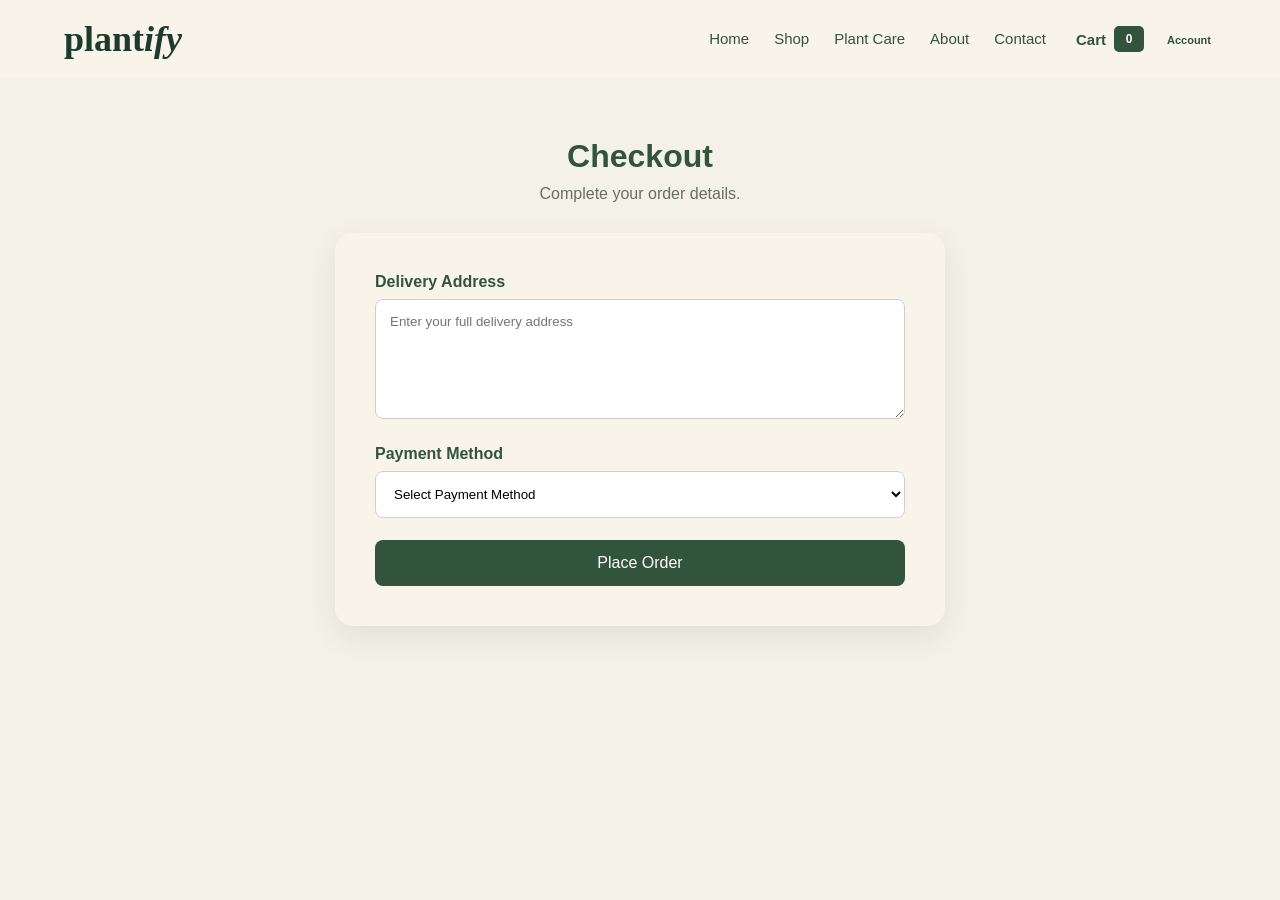
<file: pages/checkout.html>
<!doctype html>
<html lang="en">
  <head>
    <meta charset="UTF-8" />
    <meta name="viewport" content="width=device-width, initial-scale=1.0" />

    <title>Checkout - Plantify</title>

    <link rel="stylesheet" href="../style.css" />

    <style>
      .checkout-page {
        max-width: 650px;
        margin: auto;
        padding: 60px 20px;
      }

      .checkout-box {
        background: #f8f4e9;
        padding: 40px;
        border-radius: 18px;
        box-shadow: 0 10px 30px rgba(0, 0, 0, 0.08);
      }

      .checkout-page h1 {
        text-align: center;
        color: #31543b;
        margin-bottom: 10px;
      }

      .checkout-page > p {
        text-align: center;
        color: #66705f;
        margin-bottom: 30px;
      }

      .checkout-box label {
        display: block;
        margin-bottom: 8px;
        color: #31543b;
        font-weight: bold;
      }

      .checkout-box textarea,
      .checkout-box select {
        width: 100%;
        padding: 14px;
        margin-bottom: 22px;
        border: 1px solid #ccd4c5;
        border-radius: 8px;
        box-sizing: border-box;
        background: white;
        font-family: inherit;
      }

      .checkout-box textarea {
        height: 120px;
        resize: vertical;
      }

      .checkout-box button {
        width: 100%;
        padding: 14px;
        border: none;
        border-radius: 8px;
        background: #31543b;
        color: white;
        font-size: 16px;
        cursor: pointer;
      }

      .checkout-box button:hover {
        background: #263f2d;
      }

      @media (max-width: 600px) {
        .checkout-box {
          padding: 25px;
        }
      }
      .navbar {
        position: relative;
        z-index: 1000;
      }

      .menu-button {
        position: relative;
        z-index: 1002;
      }

      .nav-links {
        z-index: 1001;
      }

      @media (max-width: 900px) {
        .nav-links {
          position: absolute;
          top: 100%;
          left: 0;
          right: 0;
          width: 100%;
          background: #f8f4e9;
          z-index: 1001;
          padding: 20px 0;
          box-shadow: 0 10px 20px rgba(0, 0, 0, 0.08);
        }

        .nav-links.active {
          display: flex;
          flex-direction: column;
          align-items: center;
          gap: 18px;
        }

        .nav-links li {
          width: 100%;
          text-align: center;
        }

        .nav-links a {
          display: block;
          padding: 8px;
        }
      }
    </style>
  </head>

  <body>
    <header>
      <nav class="navbar">
        <a href="../index.html" class="logo"> plant<span>ify</span> </a>

        <button class="menu-button" onclick="toggleMenu()">
          <i class="fa-solid fa-bars"></i>
        </button>

        <ul class="nav-links" id="navLinks">
          <li><a href="../index.html">Home</a></li>
          <li><a href="shop.html">Shop</a></li>
          <li><a href="care.html">Plant Care</a></li>
          <li><a href="about.html">About</a></li>
          <li><a href="contact.html">Contact</a></li>
        </ul>

        <a href="cart.html" class="nav-cart">
          <span>Cart</span>

          <b id="cartCount">0</b>
        </a>

        <div class="profile">
          <a
            href="account.html"
            class="profile-button"
            style="text-decoration: none"
          >
            <i class="fa-regular fa-circle-user"></i>
            <span id="profileName">Account</span>
          </a>

          <div class="profile-menu" id="profileMenu">
            <p id="profileUserName">Welcome</p>

            <a href="account.html"> My Account </a>

            <a href="login.html" id="profileLogin"> Login </a>

            <button id="profileLogout" onclick="logoutUser()">Logout</button>
          </div>
        </div>
      </nav>
    </header>
    <main class="checkout-page">
      <h1>Checkout</h1>

      <p>Complete your order details.</p>

      <div class="checkout-box">
        <form onsubmit="placeOrder(event)">
          <label for="address"> Delivery Address</label>

          <textarea
            id="address"
            placeholder="Enter your full delivery address"
          ></textarea>

          <label for="payment">Payment Method </label>

          <select id="payment">
            <option value="">Select Payment Method</option>

            <option value="Cash on Delivery">Cash on Delivery</option>

            <option value="UPI">UPI-Payment</option>

            <option value="Card">Debit / Credit Card</option>
          </select>

          <button type="submit">Place Order</button>
        </form>
      </div>
    </main>

    <script src="../script.js"></script>
  </body>
</html>
</file>
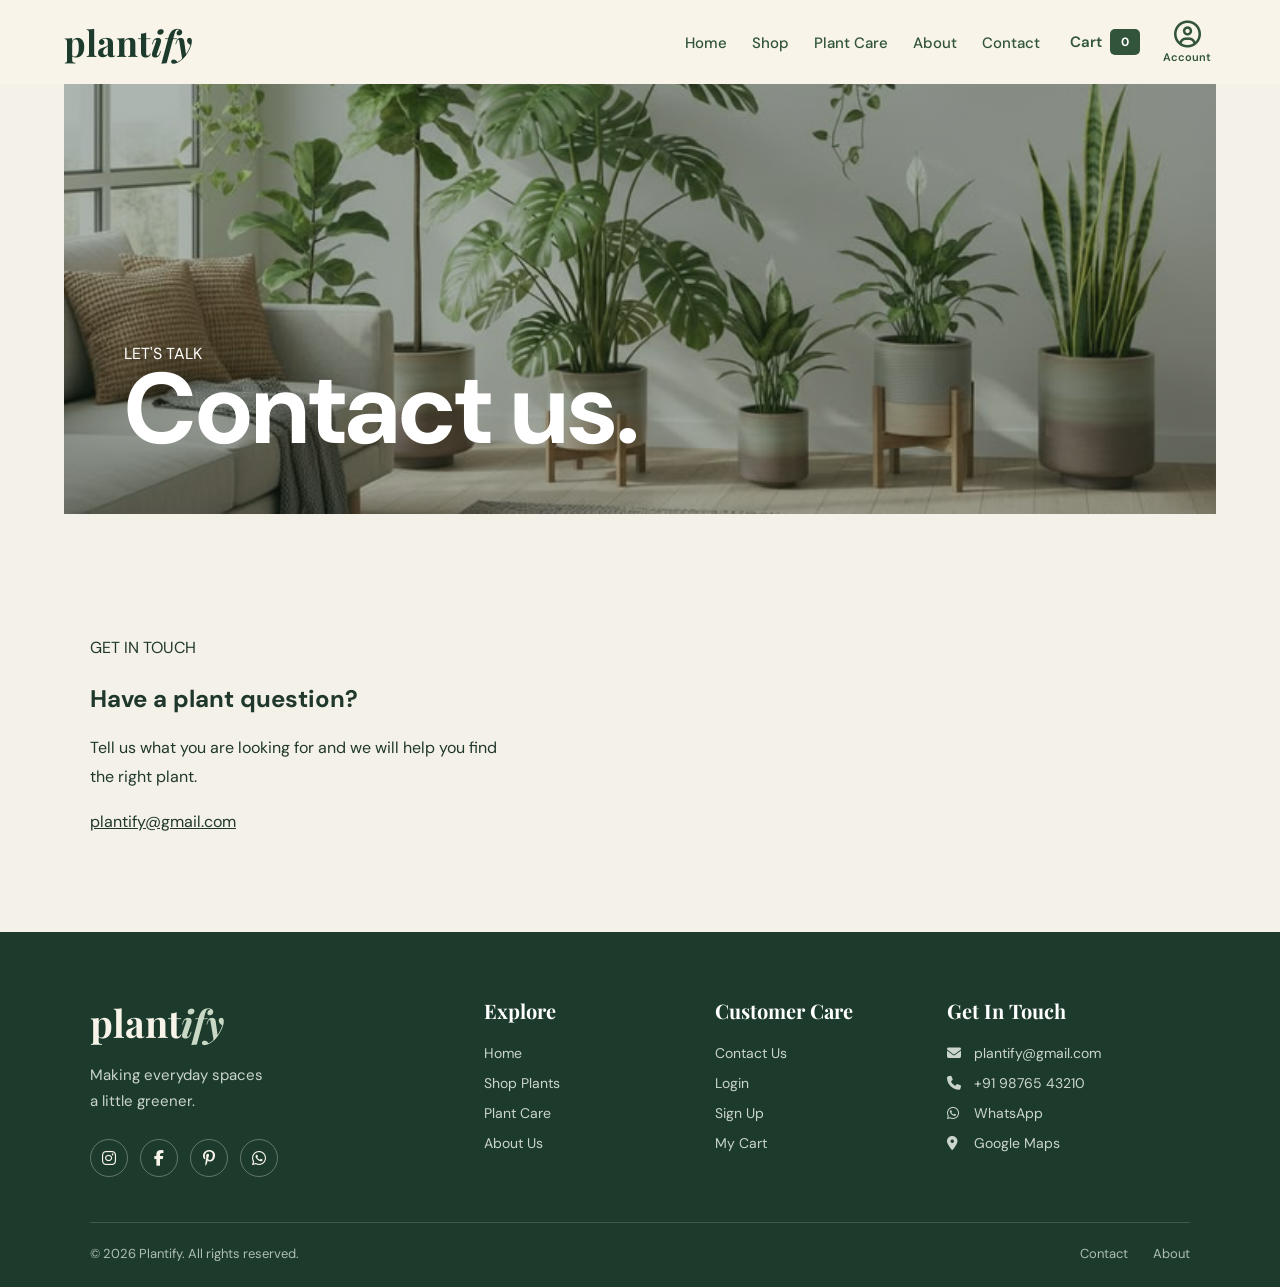
<file: pages/contact.html>
<!doctype html>
<html lang="en">
  <head>
    <meta charset="UTF-8" />
    <meta name="viewport" content="width=device-width, initial-scale=1.0" />

    <title>Plantify | Contact</title>

    <link rel="preconnect" href="https://fonts.googleapis.com" />
    <link rel="preconnect" href="https://fonts.gstatic.com" crossorigin />

    <link
      href="https://fonts.googleapis.com/css2?family=DM+Sans:wght@400;500;600&family=Playfair+Display:wght@500;600;700&display=swap"
      rel="stylesheet"
    />
    <link
      rel="stylesheet"
      href="https://cdnjs.cloudflare.com/ajax/libs/font-awesome/6.5.2/css/all.min.css"
    />

    <link rel="stylesheet" href="../style.css" />
  </head>

  <body>
    <header>
      <nav class="navbar">
        <a href="../index.html" class="logo"> plant<span>ify</span> </a>

        <button class="menu-button" onclick="toggleMenu()">
          <i class="fa-solid fa-bars"></i>
        </button>

        <ul class="nav-links" id="navLinks">
          <li><a href="../index.html">Home</a></li>
          <li><a href="shop.html">Shop</a></li>
          <li><a href="care.html">Plant Care</a></li>
          <li><a href="about.html">About</a></li>
          <li><a href="contact.html">Contact</a></li>
        </ul>

        <a href="cart.html" class="nav-cart">
          <span>Cart</span>

          <b id="cartCount">0</b>
        </a>

        <div class="profile">
          <a
            href="account.html"
            class="profile-button"
            style="text-decoration: none"
          >
            <i class="fa-regular fa-circle-user"></i>
            <span id="profileName">Account</span>
          </a>

          <div class="profile-menu" id="profileMenu">
            <p id="profileUserName">Welcome</p>

            <a href="account.html"> My Account </a>

            <a href="login.html" id="profileLogin"> Login </a>

            <button id="profileLogout" onclick="logoutUser()">Logout</button>
          </div>
        </div>
      </nav>
    </header>
    <section class="page-hero contact-hero">
      <div>
        <p class="eyebrow">LET'S TALK</p>

        <h1>Contact us.</h1>
      </div>
    </section>

    <main class="contact-page">
      <div class="contact-grid">
        <div class="contact-info">
          <p class="eyebrow">GET IN TOUCH</p>

          <h2>Have a plant question?</h2>

          <p>
            Tell us what you are looking for and we will help you find the right
            plant.
          </p>

          <a href="mailto:plantify@gmail.com"> plantify@gmail.com </a>
        </div>

        <div
          class="hs-form-frame"
          data-region="na2"
          data-form-id="b83890a5-f24a-486a-a12a-eaa4d203658a"
          data-portal-id="247887752"
        ></div>
      </div>
    </main>

    <footer>
      <div class="footer-brand">
        <a href="index.html" class="logo"> plant<span>ify</span> </a>

        <p>
          Making everyday spaces<br />
          a little greener.
        </p>

        <div class="footer-social">
          <a href="https://www.instagram.com/" target="_blank">
            <i class="fa-brands fa-instagram"></i>
          </a>

          <a href="https://www.facebook.com/" target="_blank">
            <i class="fa-brands fa-facebook-f"></i>
          </a>

          <a href="https://www.pinterest.com/" target="_blank">
            <i class="fa-brands fa-pinterest-p"></i>
          </a>

          <a href="https://wa.me/919876543210" target="_blank">
            <i class="fa-brands fa-whatsapp"></i>
          </a>
        </div>
      </div>

      <div class="footer-column">
        <h3>Explore</h3>

        <a href="index.html">Home</a>
        <a href="pages/shop.html">Shop Plants</a>
        <a href="pages/care.html">Plant Care</a>
        <a href="pages/about.html">About Us</a>
      </div>

      <div class="footer-column">
        <h3>Customer Care</h3>

        <a href="pages/contact.html">Contact Us</a>
        <a href="pages/login.html">Login</a>
        <a href="pages/signup.html">Sign Up</a>
        <a href="pages/cart.html">My Cart</a>
      </div>

      <div class="footer-column">
        <h3>Get In Touch</h3>

        <a href="mailto:plantify@gmail.com">
          <i class="fa-solid fa-envelope"></i>
          plantify@gmail.com
        </a>

        <a href="tel:+919876543210">
          <i class="fa-solid fa-phone"></i>
          +91 98765 43210
        </a>

        <a href="https://wa.me/919876543210" target="_blank">
          <i class="fa-brands fa-whatsapp"></i>
          WhatsApp
        </a>

        <a href="https://www.google.com/maps" target="_blank">
          <i class="fa-solid fa-location-dot"></i>
          Google Maps
        </a>
      </div>

      <div class="footer-bottom">
        <p>© 2026 Plantify. All rights reserved.</p>

        <div>
          <a href="pages/contact.html">Contact</a>
          <a href="pages/about.html">About</a>
        </div>
      </div>
    </footer>
    <script
      src="https://js-na2.hsforms.net/forms/embed/247887752.js"
      defer
    ></script>
    <script src="../script.js"></script>
  </body>
</html>
</file>
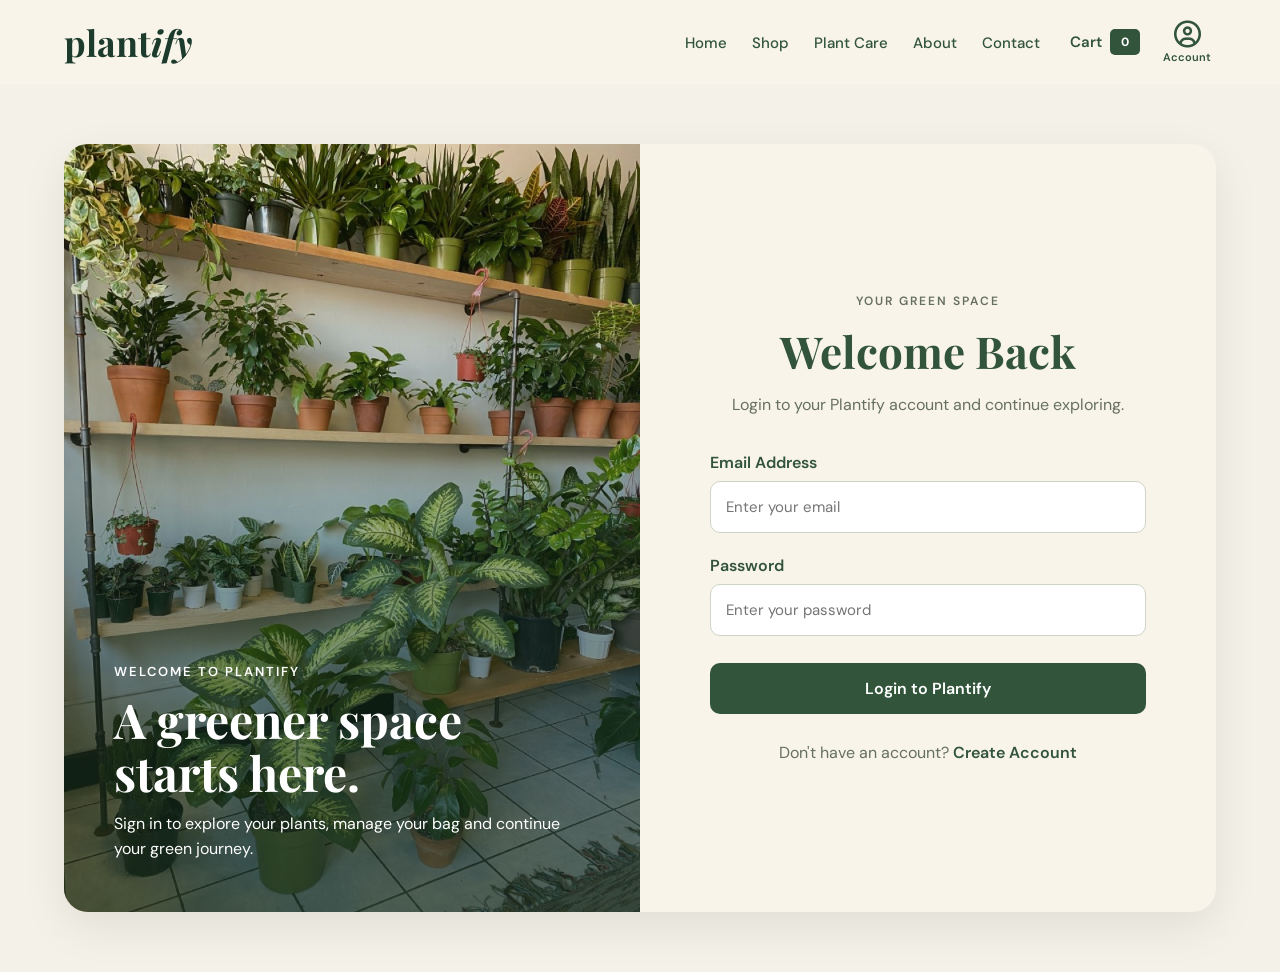
<file: pages/login.html>
<!doctype html>
<html lang="en">
  <head>
    <meta charset="UTF-8" />
    <meta name="viewport" content="width=device-width, initial-scale=1.0" />

    <title>Login - Plantify</title>

    <link rel="preconnect" href="https://fonts.googleapis.com" />
    <link rel="preconnect" href="https://fonts.gstatic.com" crossorigin />

    <link
      href="https://fonts.googleapis.com/css2?family=DM+Sans:wght@400;500;600&family=Playfair+Display:wght@500;600;700&display=swap"
      rel="stylesheet"
    />
    <link
      rel="stylesheet"
      href="https://cdnjs.cloudflare.com/ajax/libs/font-awesome/6.5.2/css/all.min.css"
    />

    <link rel="stylesheet" href="../style.css" />

    <style>
      .auth-page {
        min-height: calc(100vh - 90px);
        padding: 60px 5%;
        display: flex;
        align-items: center;
        justify-content: center;
        box-sizing: border-box;
      }

      .auth-container {
        width: 100%;
        max-width: 1200px;
        min-height: 600px;
        display: grid;
        grid-template-columns: 1fr 1fr;
        background: #f8f4e9;
        border-radius: 24px;
        overflow: hidden;
        box-shadow: 0 15px 45px rgba(0, 0, 0, 0.08);
      }

      .auth-image {
        position: relative;
        min-height: 600px;
      }

      .auth-image img {
        width: 100%;
        height: 100%;
        object-fit: cover;
      }

      .image-overlay {
        position: absolute;
        inset: 0;
        background: linear-gradient(
          to top,
          rgba(20, 45, 28, 0.75),
          rgba(20, 45, 28, 0.05)
        );
      }

      .image-content {
        position: absolute;
        left: 50px;
        bottom: 50px;
        color: white;
        max-width: 450px;
      }

      .image-content span {
        font-size: 13px;
        letter-spacing: 2px;
        font-weight: 600;
      }

      .image-content h2 {
        font-family: "Playfair Display", serif;
        font-size: 48px;
        line-height: 1.1;
        margin: 12px 0;
      }

      .image-content p {
        font-size: 16px;
        line-height: 1.6;
      }

      .auth-box {
        padding: 60px 70px;
        display: flex;
        flex-direction: column;
        justify-content: center;
      }

      .auth-box .small-title {
        text-align: center;
        color: #66705f;
        letter-spacing: 2px;
        font-size: 12px;
        font-weight: 600;
        margin-bottom: 12px;
      }

      .auth-box h1 {
        font-family: "Playfair Display", serif;
        font-size: 44px;
        color: #31543b;
        text-align: center;
        margin-bottom: 12px;
      }

      .auth-intro {
        text-align: center;
        color: #66705f;
        line-height: 1.6;
        margin-bottom: 35px;
      }

      .auth-box label {
        display: block;
        color: #31543b;
        font-weight: 600;
        margin-bottom: 8px;
      }

      .auth-box input {
        width: 100%;
        padding: 15px;
        margin-bottom: 22px;
        box-sizing: border-box;
        border: 1px solid #ccd4c5;
        border-radius: 10px;
        background: white;
        font-family: "DM Sans", sans-serif;
        font-size: 15px;
      }

      .auth-box input:focus {
        outline: none;
        border-color: #31543b;
        box-shadow: 0 0 0 3px rgba(49, 84, 59, 0.08);
      }

      .auth-box button {
        width: 100%;
        padding: 15px;
        border: none;
        border-radius: 10px;
        background: #31543b;
        color: white;
        font-family: "DM Sans", sans-serif;
        font-size: 16px;
        font-weight: 600;
        cursor: pointer;
        margin-top: 5px;
        transition: 0.3s;
      }

      .auth-box button:hover {
        background: #263f2d;
        transform: translateY(-2px);
      }

      .auth-bottom {
        text-align: center;
        color: #66705f;
        margin-top: 28px;
      }

      .auth-bottom a {
        color: #31543b;
        font-weight: 600;
        text-decoration: none;
      }

      .auth-bottom a:hover {
        text-decoration: underline;
      }

      @media (max-width: 900px) {
        .auth-page {
          padding: 40px 25px;
        }

        .auth-container {
          grid-template-columns: 1fr;
          max-width: 600px;
        }

        .auth-image {
          min-height: 350px;
        }

        .auth-box {
          padding: 45px 40px;
        }
      }

      @media (max-width: 600px) {
        .auth-page {
          padding: 25px 15px;
        }

        .auth-image {
          min-height: 280px;
        }

        .image-content {
          left: 25px;
          bottom: 25px;
        }

        .image-content h2 {
          font-size: 34px;
        }

        .auth-box {
          padding: 35px 25px;
        }

        .auth-box h1 {
          font-size: 34px;
        }
      }
      .navbar {
        position: relative;
        z-index: 1000;
      }

      .menu-button {
        position: relative;
        z-index: 1002;
      }

      .nav-links {
        z-index: 1001;
      }

      .auth-image {
        position: relative;
        z-index: 1;
      }

      @media (max-width: 900px) {
        .navbar {
          position: relative;
          z-index: 1000;
        }

        .nav-links {
          position: absolute;
          top: 100%;
          left: 0;
          right: 0;
          width: 100%;
          background: #f8f4e9;
          z-index: 1001;
          padding: 20px 0;
          box-shadow: 0 10px 20px rgba(0, 0, 0, 0.08);
        }

        .nav-links.active {
          display: flex;
          flex-direction: column;
          align-items: center;
          gap: 18px;
        }

        .nav-links li {
          width: 100%;
          text-align: center;
        }

        .nav-links a {
          display: block;
          padding: 8px;
        }

        .auth-container {
          position: relative;
          z-index: 1;
        }

        .auth-image {
          z-index: 1;
        }
      }
    </style>
  </head>

  <body>
    <header>
      <nav class="navbar">
        <a href="../index.html" class="logo"> plant<span>ify</span> </a>

        <button class="menu-button" onclick="toggleMenu()">
          <i class="fa-solid fa-bars"></i>
        </button>

        <ul class="nav-links" id="navLinks">
          <li><a href="../index.html">Home</a></li>
          <li><a href="shop.html">Shop</a></li>
          <li><a href="care.html">Plant Care</a></li>
          <li><a href="about.html">About</a></li>
          <li><a href="contact.html">Contact</a></li>
        </ul>

        <a href="cart.html" class="nav-cart">
          <span>Cart</span>

          <b id="cartCount">0</b>
        </a>

        <div class="profile">
          <a
            href="account.html"
            class="profile-button"
            style="text-decoration: none"
          >
            <i class="fa-regular fa-circle-user"></i>
            <span id="profileName">Account</span>
          </a>

          <div class="profile-menu" id="profileMenu">
            <p id="profileUserName">Welcome</p>

            <a href="account.html"> My Account </a>

            <a href="login.html" id="profileLogin"> Login </a>

            <button id="profileLogout" onclick="logoutUser()">Logout</button>
          </div>
        </div>
      </nav>
    </header>
    <main class="auth-page">
      <div class="auth-container">
        <div class="auth-image">
          <img src="../assets/plant-shop.jpg" alt="Plantify plant shop" />

          <div class="image-overlay"></div>

          <div class="image-content">
            <span>WELCOME TO PLANTIFY</span>

            <h2>A greener space starts here.</h2>

            <p>
              Sign in to explore your plants, manage your bag and continue your
              green journey.
            </p>
          </div>
        </div>

        <div class="auth-box">
          <p class="small-title">YOUR GREEN SPACE</p>

          <h1>Welcome Back</h1>

          <p class="auth-intro">
            Login to your Plantify account and continue exploring.
          </p>

          <form onsubmit="loginUser(event)">
            <label for="loginEmail"> Email Address </label>

            <input
              type="email"
              id="loginEmail"
              placeholder="Enter your email"
            />

            <label for="loginPassword"> Password </label>

            <input
              type="password"
              id="loginPassword"
              placeholder="Enter your password"
            />

            <button type="submit">Login to Plantify</button>
          </form>

          <p class="auth-bottom">
            Don't have an account?

            <a href="signup.html"> Create Account </a>
          </p>
        </div>
      </div>
    </main>

    <script src="../script.js"></script>
  </body>
</html>
</file>
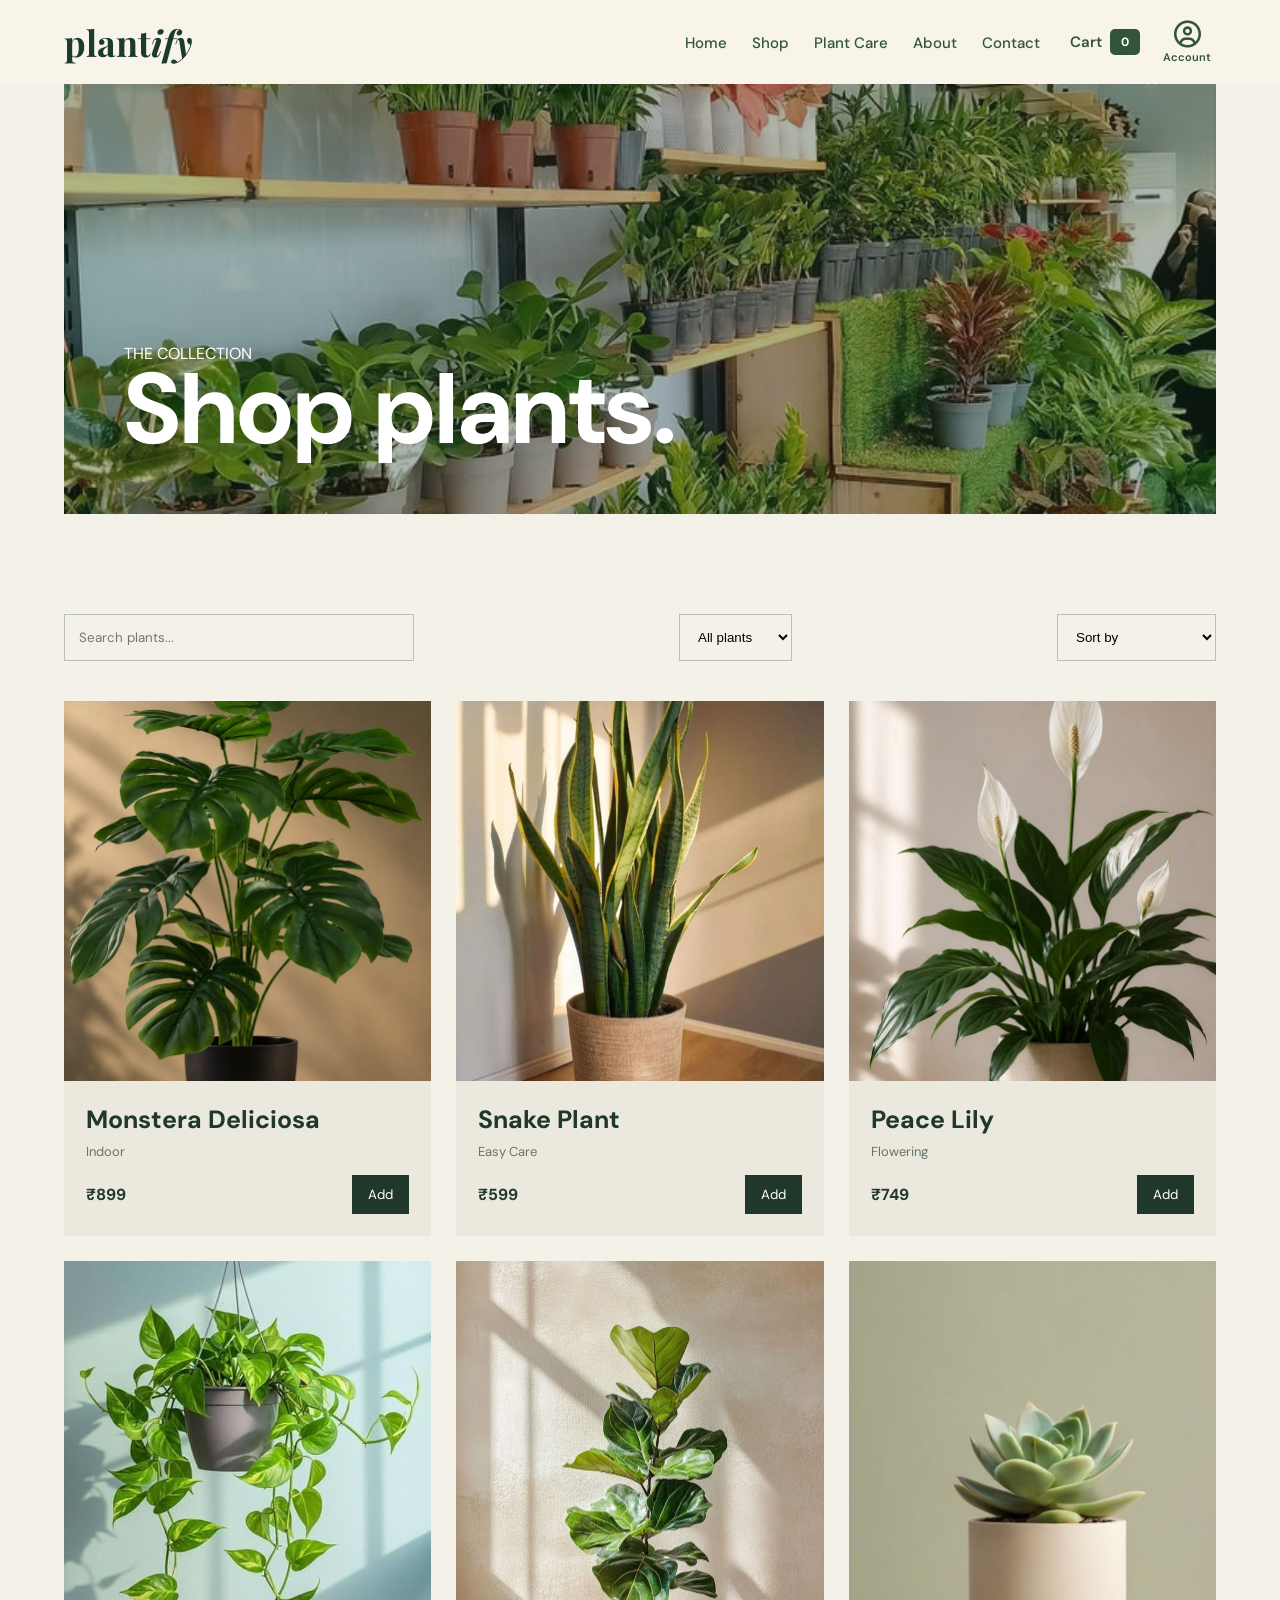
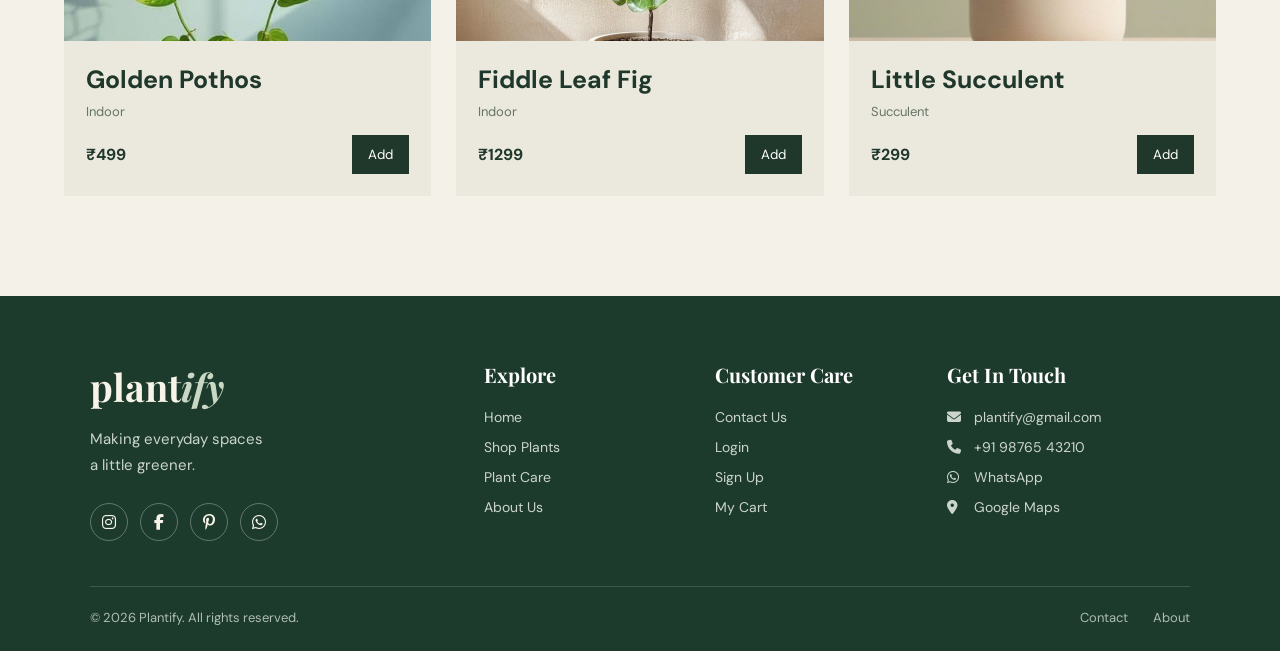
<file: pages/shop.html>
<!doctype html>
<html lang="en">
  <head>
    <meta charset="UTF-8" />
    <meta name="viewport" content="width=device-width, initial-scale=1.0" />

    <title>Plantify | Shop</title>

    <link rel="preconnect" href="https://fonts.googleapis.com" />
    <link rel="preconnect" href="https://fonts.gstatic.com" crossorigin />

    <link
      href="https://fonts.googleapis.com/css2?family=DM+Sans:wght@400;500;600&family=Playfair+Display:wght@500;600;700&display=swap"
      rel="stylesheet"
    />
    <link
      rel="stylesheet"
      href="https://cdnjs.cloudflare.com/ajax/libs/font-awesome/6.5.2/css/all.min.css"
    />

    <link rel="stylesheet" href="../style.css" />
  </head>

  <body>
    <header>
      <nav class="navbar">
        <a href="../index.html" class="logo"> plant<span>ify</span> </a>

        <button class="menu-button" onclick="toggleMenu()">
          <i class="fa-solid fa-bars"></i>
        </button>

        <ul class="nav-links" id="navLinks">
          <li><a href="../index.html">Home</a></li>
          <li><a href="shop.html">Shop</a></li>
          <li><a href="care.html">Plant Care</a></li>
          <li><a href="about.html">About</a></li>
          <li><a href="contact.html">Contact</a></li>
        </ul>

        <a href="cart.html" class="nav-cart">
          <span>Cart</span>

          <b id="cartCount">0</b>
        </a>

        <div class="profile">
          <a
            href="account.html"
            class="profile-button"
            style="text-decoration: none"
          >
            <i class="fa-regular fa-circle-user"></i>
            <span id="profileName">Account</span>
          </a>

          <div class="profile-menu" id="profileMenu">
            <p id="profileUserName">Welcome</p>

            <a href="account.html"> My Account </a>

            <a href="login.html" id="profileLogin"> Login </a>

            <button id="profileLogout" onclick="logoutUser()">Logout</button>
          </div>
        </div>
      </nav>
    </header>

    <section class="page-hero shop-hero">
      <div>
        <p class="eyebrow">THE COLLECTION</p>
        <h1>Shop plants.</h1>
      </div>
    </section>

    <main class="shop-page">
      <div class="shop-controls">
        <input
          type="text"
          id="searchInput"
          placeholder="Search plants..."
          oninput="searchPlants()"
        />

        <select id="categoryFilter" onchange="filterPlants()">
          <option value="All">All plants</option>
          <option value="Indoor">Indoor</option>
          <option value="Easy Care">Easy Care</option>
          <option value="Flowering">Flowering</option>
          <option value="Succulent">Succulent</option>
        </select>

        <select id="sortPlants" onchange="sortPlants()">
          <option value="default">Sort by</option>
          <option value="low">Price: Low to High</option>
          <option value="high">Price: High to Low</option>
        </select>
      </div>

      <div class="product-grid" id="productGrid"></div>
    </main>

    <footer>
      <div class="footer-brand">
        <a href="index.html" class="logo"> plant<span>ify</span> </a>

        <p>
          Making everyday spaces<br />
          a little greener.
        </p>

        <div class="footer-social">
          <a href="https://www.instagram.com/" target="_blank">
            <i class="fa-brands fa-instagram"></i>
          </a>

          <a href="https://www.facebook.com/" target="_blank">
            <i class="fa-brands fa-facebook-f"></i>
          </a>

          <a href="https://www.pinterest.com/" target="_blank">
            <i class="fa-brands fa-pinterest-p"></i>
          </a>

          <a href="https://wa.me/919876543210" target="_blank">
            <i class="fa-brands fa-whatsapp"></i>
          </a>
        </div>
      </div>

      <div class="footer-column">
        <h3>Explore</h3>

        <a href="index.html">Home</a>
        <a href="pages/shop.html">Shop Plants</a>
        <a href="pages/care.html">Plant Care</a>
        <a href="pages/about.html">About Us</a>
      </div>

      <div class="footer-column">
        <h3>Customer Care</h3>

        <a href="pages/contact.html">Contact Us</a>
        <a href="pages/login.html">Login</a>
        <a href="pages/signup.html">Sign Up</a>
        <a href="pages/cart.html">My Cart</a>
      </div>

      <div class="footer-column">
        <h3>Get In Touch</h3>

        <a href="mailto:plantify@gmail.com">
          <i class="fa-solid fa-envelope"></i>
          plantify@gmail.com
        </a>

        <a href="tel:+919876543210">
          <i class="fa-solid fa-phone"></i>
          +91 98765 43210
        </a>

        <a href="https://wa.me/919876543210" target="_blank">
          <i class="fa-brands fa-whatsapp"></i>
          WhatsApp
        </a>

        <a href="https://www.google.com/maps" target="_blank">
          <i class="fa-solid fa-location-dot"></i>
          Google Maps
        </a>
      </div>

      <div class="footer-bottom">
        <p>© 2026 Plantify. All rights reserved.</p>

        <div>
          <a href="pages/contact.html">Contact</a>
          <a href="pages/about.html">About</a>
        </div>
      </div>
    </footer>

    <script src="../script.js"></script>
  </body>
</html>
</file>
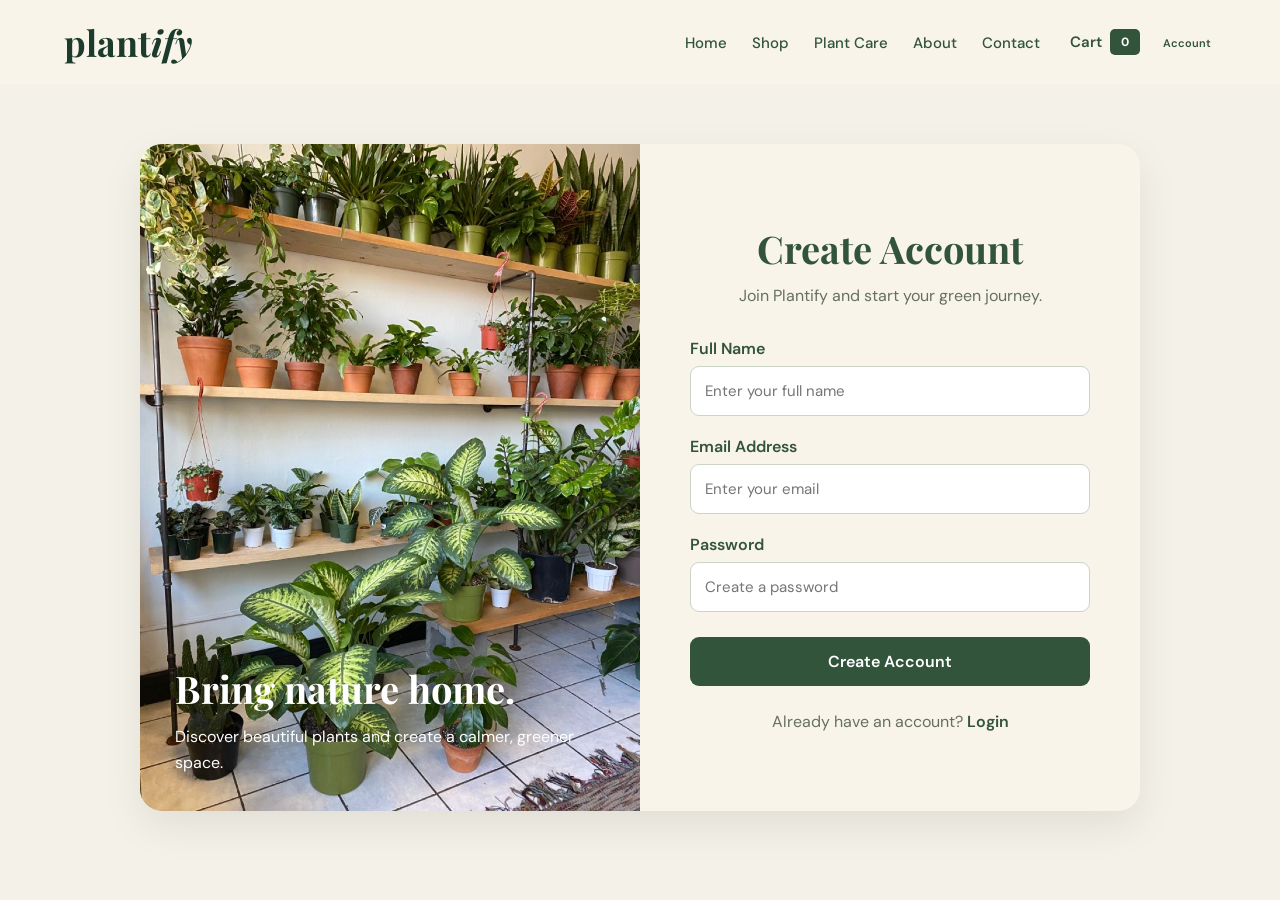
<file: pages/signup.html>
<!doctype html>
<html lang="en">
  <head>
    <meta charset="UTF-8" />
    <meta name="viewport" content="width=device-width, initial-scale=1.0" />

    <title>Sign Up - Plantify</title>

    <link rel="preconnect" href="https://fonts.googleapis.com" />
    <link rel="preconnect" href="https://fonts.gstatic.com" crossorigin />

    <link
      href="https://fonts.googleapis.com/css2?family=DM+Sans:wght@400;500;600&family=Playfair+Display:wght@500;600;700&display=swap"
      rel="stylesheet"
    />

    <link rel="stylesheet" href="../style.css" />

    <style>
      .auth-page {
        min-height: 80vh;
        padding: 60px 20px;
        display: flex;
        justify-content: center;
        align-items: center;
      }

      .auth-container {
        width: 100%;
        max-width: 1000px;
        display: grid;
        grid-template-columns: 1fr 1fr;
        background: #f8f4e9;
        border-radius: 22px;
        overflow: hidden;
        box-shadow: 0 15px 40px rgba(0, 0, 0, 0.08);
      }

      .auth-image {
        min-height: 600px;
        position: relative;
      }

      .auth-image img {
        width: 100%;
        height: 100%;
        object-fit: cover;
      }

      .image-content {
        position: absolute;
        bottom: 35px;
        left: 35px;
        right: 35px;
        color: white;
      }

      .image-content h2 {
        font-family: "Playfair Display", serif;
        font-size: 38px;
        margin-bottom: 10px;
      }

      .image-content p {
        font-size: 16px;
        line-height: 1.6;
      }

      .auth-box {
        padding: 55px 50px;
        display: flex;
        flex-direction: column;
        justify-content: center;
      }

      .auth-box h1 {
        font-family: "Playfair Display", serif;
        font-size: 38px;
        color: #31543b;
        text-align: center;
        margin-bottom: 10px;
      }

      .auth-intro {
        text-align: center;
        color: #66705f;
        margin-bottom: 30px;
        line-height: 1.5;
      }

      .auth-box label {
        display: block;
        color: #31543b;
        font-weight: 600;
        margin-bottom: 7px;
      }

      .auth-box input {
        width: 100%;
        padding: 14px;
        margin-bottom: 20px;
        box-sizing: border-box;
        border: 1px solid #ccd4c5;
        border-radius: 9px;
        background: white;
        font-family: "DM Sans", sans-serif;
        font-size: 15px;
      }

      .auth-box input:focus {
        outline: none;
        border-color: #31543b;
      }

      .auth-box button {
        width: 100%;
        padding: 14px;
        border: none;
        border-radius: 9px;
        background: #31543b;
        color: white;
        font-family: "DM Sans", sans-serif;
        font-size: 16px;
        font-weight: 600;
        cursor: pointer;
        margin-top: 5px;
      }

      .auth-box button:hover {
        background: #263f2d;
      }

      .auth-bottom {
        text-align: center;
        color: #66705f;
        margin-top: 25px;
      }

      .auth-bottom a {
        color: #31543b;
        font-weight: 600;
        text-decoration: none;
      }

      .auth-bottom a:hover {
        text-decoration: underline;
      }

      @media (max-width: 800px) {
        .auth-container {
          grid-template-columns: 1fr;
          max-width: 500px;
        }

        .auth-image {
          min-height: 280px;
        }

        .auth-box {
          padding: 40px 30px;
        }
      }

      @media (max-width: 500px) {
        .auth-page {
          padding: 35px 15px;
        }

        .auth-image {
          min-height: 240px;
        }

        .image-content {
          left: 25px;
          bottom: 25px;
        }

        .image-content h2 {
          font-size: 30px;
        }

        .auth-box {
          padding: 35px 22px;
        }

        .auth-box h1 {
          font-size: 32px;
        }
      }
      .navbar {
        position: relative;
        z-index: 1000;
      }

      .menu-button {
        position: relative;
        z-index: 1002;
      }

      .nav-links {
        z-index: 1001;
      }

      .auth-image {
        position: relative;
        z-index: 1;
      }

      @media (max-width: 900px) {
        .navbar {
          position: relative;
          z-index: 1000;
        }

        .nav-links {
          position: absolute;
          top: 100%;
          left: 0;
          right: 0;
          width: 100%;
          background: #f8f4e9;
          z-index: 1001;
          padding: 20px 0;
          box-shadow: 0 10px 20px rgba(0, 0, 0, 0.08);
        }

        .nav-links.active {
          display: flex;
          flex-direction: column;
          align-items: center;
          gap: 18px;
        }

        .nav-links li {
          width: 100%;
          text-align: center;
        }

        .nav-links a {
          display: block;
          padding: 8px;
        }

        .auth-container {
          position: relative;
          z-index: 1;
        }

        .auth-image {
          z-index: 1;
        }
      }
    </style>
  </head>

  <body>
    <header>
      <nav class="navbar">
        <a href="../index.html" class="logo"> plant<span>ify</span> </a>

        <button class="menu-button" onclick="toggleMenu()">
          <i class="fa-solid fa-bars"></i>
        </button>

        <ul class="nav-links" id="navLinks">
          <li><a href="../index.html">Home</a></li>
          <li><a href="shop.html">Shop</a></li>
          <li><a href="care.html">Plant Care</a></li>
          <li><a href="about.html">About</a></li>
          <li><a href="contact.html">Contact</a></li>
        </ul>

        <a href="cart.html" class="nav-cart">
          <span>Cart</span>

          <b id="cartCount">0</b>
        </a>

        <div class="profile">
          <button class="profile-button" onclick="toggleProfile()">
            <i class="fa-regular fa-circle-user"></i>

            <span id="profileName">Account</span>
          </button>

          <div class="profile-menu" id="profileMenu">
            <p id="profileUserName">Welcome</p>

            <a href="account.html"> My Account </a>

            <a href="login.html" id="profileLogin"> Login </a>

            <button id="profileLogout" onclick="logoutUser()">Logout</button>
          </div>
        </div>
      </nav>
    </header>
    <main class="auth-page">
      <div class="auth-container">
        <div class="auth-image">
          <img src="../assets/plant-shop.jpg" alt="Plantify plant shop" />

          <div class="image-content">
            <h2>Bring nature home.</h2>

            <p>Discover beautiful plants and create a calmer, greener space.</p>
          </div>
        </div>

        <div class="auth-box">
          <h1>Create Account</h1>

          <p class="auth-intro">Join Plantify and start your green journey.</p>

          <form onsubmit="signupUser(event)">
            <label for="signupName">Full Name</label>

            <input
              type="text"
              id="signupName"
              placeholder="Enter your full name"
            />

            <label for="signupEmail">Email Address</label>

            <input
              type="email"
              id="signupEmail"
              placeholder="Enter your email"
            />

            <label for="signupPassword">Password</label>

            <input
              type="password"
              id="signupPassword"
              placeholder="Create a password"
            />

            <button type="submit">Create Account</button>
          </form>

          <p class="auth-bottom">
            Already have an account?
            <a href="login.html">Login</a>
          </p>
        </div>
      </div>
    </main>

    <script src="../script.js"></script>
  </body>
</html>
</file>
<file: style.css>
* {
  margin: 0;
  padding: 0;
  box-sizing: border-box;
}
html {
  scroll-behavior: smooth;
}
body {
  font-family: "DM Sans", sans-serif;
  background: #f4f1e8;
  color: #20382b;
}
img {
  display: block;
  width: 100%;
}

a {
  color: inherit;
}

button,
input,
textarea {
  font-family: inherit;
}
/* ================= NAVBAR ================= */

header {
  position: relative;
  z-index: 1000;
}

.navbar {
  position: relative;

  width: 100%;
  box-sizing: border-box;

  display: flex;
  align-items: center;

  padding: 18px 5%;

  background: #f8f4e9;
}

/* LOGO */

.logo {
  color: #1d3b2c;

  text-decoration: none;

  font-family: "Playfair Display", serif;
  font-size: 36px;
  font-weight: 700;

  white-space: nowrap;
}

.logo span {
  font-style: italic;
}

/* MENU */

.nav-links {
  display: flex;
  align-items: center;

  gap: 25px;

  margin-left: auto;
  margin-right: 30px;

  padding: 0;

  list-style: none;
}

.nav-links a {
  color: #31543b;

  text-decoration: none;

  font-family: "DM Sans", sans-serif;
  font-size: 15px;
  font-weight: 500;
}

.nav-links a:hover {
  color: #8a6240;
}

/* CART */

.nav-cart {
  display: flex;
  align-items: center;

  gap: 8px;

  color: #31543b;

  text-decoration: none;

  font-family: "DM Sans", sans-serif;
  font-size: 15px;
  font-weight: 600;

  white-space: nowrap;
}

.nav-cart b {
  width: 26px;
  height: 26px;

  display: flex;
  justify-content: center;
  align-items: center;

  background: #31543b;
  color: white;

  border-radius: 7px;

  font-size: 12px;
}

/* PROFILE */

.profile {
  position: relative;

  margin-left: 18px;
}

.profile-button {
  display: flex;
  flex-direction: column;
  align-items: center;

  gap: 2px;

  border: none;
  background: transparent;

  color: #31543b;

  cursor: pointer;

  padding: 2px 5px;
}

.profile-button i {
  font-size: 27px;
}

.profile-button span {
  font-family: "DM Sans", sans-serif;

  font-size: 11px;
  font-weight: 600;

  max-width: 75px;

  overflow: hidden;
  text-overflow: ellipsis;
  white-space: nowrap;
}

/* PROFILE DROPDOWN */

.profile-menu {
  display: none;

  position: absolute;

  top: calc(100% + 12px);
  right: 0;

  width: 180px;

  padding: 15px;

  background: #f8f4e9;

  border-radius: 10px;

  box-shadow: 0 8px 25px rgba(0, 0, 0, 0.12);

  z-index: 2000;
}

.profile-menu.active {
  display: block;
}

.profile-menu p {
  margin: 0 0 12px;

  color: #31543b;

  font-family: "DM Sans", sans-serif;
  font-size: 14px;
  font-weight: 600;
}

.profile-menu a,
.profile-menu button {
  display: block;

  width: 100%;

  padding: 9px 5px;

  border: none;
  background: transparent;

  color: #31543b;

  text-align: left;

  text-decoration: none;

  font-family: "DM Sans", sans-serif;
  font-size: 14px;

  cursor: pointer;
}

.profile-menu a:hover,
.profile-menu button:hover {
  color: #8a6240;
}

/* HAMBURGER */

.menu-button {
  display: none;

  border: none;
  background: transparent;

  color: #31543b;

  cursor: pointer;

  font-size: 22px;
}

/* ================= MOBILE ================= */

@media (max-width: 900px) {
  .navbar {
    padding: 12px 18px;

    gap: 12px;
  }

  .logo {
    font-size: 30px;
  }

  .menu-button {
    display: flex;

    align-items: center;
    justify-content: center;

    width: 34px;
    height: 34px;

    margin-left: auto;

    order: 2;
  }

  .nav-cart {
    order: 3;

    gap: 6px;

    font-size: 14px;
  }

  .nav-cart b {
    width: 24px;
    height: 24px;

    border-radius: 6px;

    font-size: 11px;
  }

  .profile {
    order: 4;

    margin-left: 2px;
  }

  .profile-button i {
    font-size: 24px;
  }

  .profile-button span {
    font-size: 9px;
  }

  /* MOBILE MENU */

  .nav-links {
    display: none;

    position: absolute;

    top: 100%;
    left: 0;
    right: 0;

    margin: 0;

    padding: 10px 20px;

    background: #f8f4e9;

    flex-direction: column;
    align-items: flex-start;

    gap: 0;

    box-shadow: 0 10px 25px rgba(0, 0, 0, 0.1);

    z-index: 1500;
  }

  .nav-links.active {
    display: flex;
  }

  .nav-links li {
    width: 100%;
  }

  .nav-links a {
    display: block;

    width: 100%;

    padding: 12px 5px;

    font-size: 15px;
  }

  /* PROFILE DROPDOWN */

  .profile-menu {
    right: 0;

    width: 170px;
  }
}

/* Hero */

.hero {
  width: 90%;
  max-width: 1250px;
  min-height: 680px;
  margin: auto;

  position: relative;

  background:
    linear-gradient(90deg, rgba(20, 44, 31, 0.75), rgba(20, 44, 31, 0.12)),
    url("assets/plantifyheroimg.jpg");

  background-size: cover;
  background-position: bottom;
  color: white;
  display: flex;
  align-items: center;
}

.hero-content {
  max-width: 650px;
  padding: 60px;
}

.hero h1 {
  font-size: clamp(50px, 7vw, 92px);
  line-height: 0.98;
  margin-bottom: 30px;
}

.hero h1 em {
  display: block;
}

.hero-text {
  max-width: 470px;
  line-height: 1.8;
  margin-bottom: 30px;
}

.main-button {
  display: inline-block;
  text-decoration: none;
  background: #e5ddca;
  color: #20382b;
  padding: 16px 25px;
  font-size: 13px;
  font-weight: 600;
}

.dark-button {
  background: #20382b;
  color: white;
}

.hero-note {
  position: absolute;
  right: 35px;
  bottom: 35px;

  display: flex;
  gap: 15px;
  align-items: center;

  font-size: 12px;
}

.hero-note span {
  border: 1px solid white;
  border-radius: 50%;
  width: 42px;
  height: 42px;

  display: flex;
  align-items: center;
  justify-content: center;
}
/* Intro */

.intro-section {
  width: 80%;
  max-width: 1100px;
  margin: auto;
  padding: 140px 0;

  display: grid;
  grid-template-columns: 1fr 1fr;
  gap: 100px;
}

.intro-text {
  padding-top: 35px;
}

.intro-text p {
  max-width: 450px;
  line-height: 1.9;
  margin-bottom: 25px;
}

.text-link {
  text-decoration: none;
  font-size: 13px;
  border-bottom: 1px solid #20382b;
  padding-bottom: 5px;
}

/* Featured */

.featured-section {
  width: 90%;
  max-width: 1250px;
  margin: auto;
  padding-bottom: 140px;
}

.section-heading {
  display: flex;
  justify-content: space-between;
  align-items: end;
  margin-bottom: 45px;
}

.section-heading h2 {
  font-size: 55px;
}

.featured-grid {
  display: grid;
  grid-template-columns: 1.4fr 1fr 1fr;
  gap: 18px;
}

.featured-card {
  height: 480px;
  position: relative;
  overflow: hidden;
  text-decoration: none;
}

.featured-card img {
  height: 100%;
  object-fit: cover;
  transition: transform 0.5s;
}

.featured-card:hover img {
  transform: scale(1.05);
}

.image-overlay {
  position: absolute;
  inset: 0;

  padding: 30px;

  display: flex;
  flex-direction: column;
  justify-content: end;

  color: white;

  background: linear-gradient(transparent 40%, rgba(10, 30, 18, 0.75));
}
.image-overlay p {
  font-size: 10px;
  letter-spacing: 2px;
}

.image-overlay h3 {
  font-size: 35px;
  line-height: 1;
  margin-top: 8px;
}

/* Split */

.split-section {
  display: grid;
  grid-template-columns: 1fr 1fr;
  background: #dce3d4;
}

.split-image {
  height: 650px;
}

.split-image img {
  height: 100%;
  object-fit: cover;
}

.split-content {
  padding: 80px;
  display: flex;
  justify-content: center;
  flex-direction: column;
}

.split-content h2 {
  max-width: 550px;
  margin-bottom: 30px;
}

.split-content > p {
  max-width: 450px;
  line-height: 1.8;
  margin-bottom: 30px;
}
/* Newsletter */

.newsletter {
  text-align: center;
  padding: 140px 20px;
}

.newsletter h2 {
  margin-bottom: 25px;
}

.newsletter > p {
  margin-bottom: 30px;
}

.newsletter form {
  max-width: 500px;
  margin: auto;

  display: flex;
  border-bottom: 1px solid #20382b;
}

.newsletter input {
  flex: 1;
  padding: 15px 5px;
  background: transparent;
  border: none;
  outline: none;
}

.newsletter button {
  border: none;
  background: transparent;
  font-weight: 600;
  cursor: pointer;
}

#newsletterMessage {
  margin-top: 15px;
}

/* ================= FOOTER ================= */

footer {
  background: #1d3b2c;
  color: #f8f4e9;

  padding: 65px 7% 25px;

  display: grid;
  grid-template-columns: 2fr 1fr 1fr 1.5fr;

  column-gap: 70px;
  row-gap: 45px;
}

/* Brand */

.footer-brand .logo {
  color: #f8f4e9;
  text-decoration: none;

  font-family: "Playfair Display", serif;
  font-size: 38px;
  font-weight: 700;
}

.footer-brand .logo span {
  color: #c9d8c5;
}

.footer-brand p {
  margin-top: 15px;

  color: #cbd5ce;

  line-height: 1.7;
  font-size: 15px;
}

/* Social icons */

.footer-social {
  display: flex;
  gap: 12px;

  margin-top: 25px;
}

.footer-social a {
  width: 38px;
  height: 38px;

  display: flex;
  justify-content: center;
  align-items: center;

  border: 1px solid rgba(255, 255, 255, 0.3);
  border-radius: 50%;

  color: #f8f4e9;
  text-decoration: none;

  transition: 0.3s;
}

.footer-social a:hover {
  background: #f8f4e9;
  color: #1d3b2c;

  transform: translateY(-3px);
}

/* Footer columns */

.footer-column {
  display: flex;
  flex-direction: column;

  gap: 12px;
}

.footer-column h3 {
  margin-bottom: 8px;

  color: #ffffff;

  font-family: "Playfair Display", serif;
  font-size: 20px;
}

.footer-column a {
  display: flex;
  align-items: center;

  gap: 10px;

  color: #cbd5ce;

  text-decoration: none;

  font-size: 14px;

  transition: 0.3s;
}

.footer-column a:hover {
  color: #ffffff;

  transform: translateX(3px);
}

.footer-column a i {
  width: 17px;
  font-size: 14px;
}

/* Bottom */

.footer-bottom {
  grid-column: 1 / -1;

  border-top: 1px solid rgba(255, 255, 255, 0.15);

  padding-top: 22px;

  display: flex;
  justify-content: space-between;
  align-items: center;
}

.footer-bottom p {
  margin: 0;

  color: #aebdb4;

  font-size: 13px;
}

.footer-bottom div {
  display: flex;
  gap: 25px;
}

.footer-bottom a {
  color: #aebdb4;

  text-decoration: none;

  font-size: 13px;
}

.footer-bottom a:hover {
  color: white;
}

/* ================= RESPONSIVE ================= */

@media (max-width: 900px) {
  footer {
    grid-template-columns: 1.5fr 1fr 1fr;

    column-gap: 35px;
  }

  .footer-brand {
    grid-column: 1 / -1;
  }
}
/* ================= MOBILE FOOTER ================= */

@media (max-width: 600px) {

    footer {
        display: block;
        padding: 38px 22px 20px;
    }

    /* Brand */

    .footer-brand {
        display: flex;
        flex-wrap: wrap;
        align-items: center;
    }

    .footer-brand .logo {
        font-size: 30px;
    }

    .footer-brand p {
        width: 100%;
        margin: 8px 0 12px;
        font-size: 13px;
        line-height: 1.5;
    }


    /* Social icons */

    .footer-social {
        margin-top: 0;
        gap: 9px;
    }

    .footer-social a {
        width: 32px;
        height: 32px;
        font-size: 13px;
    }


    /* Footer sections */

    .footer-column {
        display: block;
        margin-top: 25px;
    }

    .footer-column h3 {
        margin-bottom: 8px;
        font-size: 17px;
    }

    .footer-column a {
        display: inline-flex;
        width: auto;

        margin-right: 10px;
        margin-bottom: 5px;

        font-size: 13px;
        line-height: 1.5;
    }

    .footer-column a i {
        width: auto;
    }


    /* Bottom */

    .footer-bottom {
        display: flex;
        flex-direction: row;
        justify-content: space-between;
        align-items: center;

        gap: 10px;

        margin-top: 25px;
        padding-top: 16px;
    }

    .footer-bottom p {
        font-size: 11px;
    }

    .footer-bottom div {
        display: flex;
        gap: 10px;
    }

    .footer-bottom a {
        font-size: 11px;
    }

}


/* Very small screens */

@media (max-width: 400px) {

    footer {
        padding: 35px 18px 18px;
    }

    .footer-brand .logo {
        font-size: 28px;
    }

    .footer-column {
        margin-top: 22px;
    }

    .footer-column a {
        font-size: 12px;
        margin-right: 7px;
    }

    .footer-bottom {
        align-items: flex-start;
        flex-direction: column;
    }

}
/* Inner Pages */

.page-hero {
  min-height: 430px;
  width: 90%;
  max-width: 1250px;
  margin: auto;

  display: flex;
  align-items: end;

  padding: 60px;

  color: white;

  background-size: cover;
  background-position: center;
}

.page-hero h1 {
  font-size: clamp(55px, 8vw, 100px);
  line-height: 0.9;
}

.shop-hero {
  background:
    linear-gradient(rgba(20, 44, 31, 0.35), rgba(20, 44, 31, 0.35)),
    url("assets/shop.jpg");
  background-repeat: no-repeat;
  background-size: cover;
  background-position: center;
}

.care-hero {
  background:
    linear-gradient(rgba(20, 44, 31, 0.35), rgba(20, 44, 31, 0.35)),
    url("assets/plant-care.jpg");
  background-repeat: no-repeat;
  background-position: bottom;
  background-size: cover;
}

.about-hero {
  background:
    linear-gradient(rgba(20, 44, 31, 0.35), rgba(20, 44, 31, 0.35)),
    url("assets/./about.jpg");
  background-repeat: no-repeat;
  background-position: center;
  background-size: cover;
}
.contact-hero {
  background:
    linear-gradient(rgba(20, 44, 31, 0.35), rgba(20, 44, 31, 0.35)),
    url("assets/./indoors.jpg");
  background-repeat: no-repeat;
  background-position: bottom;
  background-size: cover;
}

/* Shop */

.shop-page {
  width: 90%;
  max-width: 1250px;
  margin: auto;
  padding: 100px 0;
}
.nav-cart #cartCount {
  width: 30px !important;
  height: 26px !important;
  display: inline-flex !important;
  justify-content: center;
  align-items: center;
  border-radius: 5px;
  background: #31543b;
  color: white;
}
.shop-controls {
  display: flex;
  justify-content: space-between;
  gap: 20px;
  margin-bottom: 40px;
}

.shop-controls input,
.shop-controls select {
  padding: 14px;
  border: 1px solid #b9c0b5;
  background: transparent;
  outline: none;
}

.shop-controls input {
  width: 350px;
}

.product-grid {
  display: grid;
  grid-template-columns: repeat(3, 1fr);
  gap: 25px;
}

.product-card {
  background: #ebe8dd;
}

.product-card img {
  height: 380px;
  object-fit: cover;
}

.product-info {
  padding: 22px;
}

.product-info h3 {
  font-size: 25px;
  margin-bottom: 7px;
}

.product-info p {
  font-size: 13px;
  opacity: 0.65;
  margin-bottom: 15px;
}

.product-bottom {
  display: flex;
  justify-content: space-between;
  align-items: center;
}

.product-bottom button {
  border: none;
  background: #20382b;
  color: white;
  padding: 11px 16px;
  cursor: pointer;
}

/* Care */

.care-page {
  width: 90%;
  max-width: 1100px;
  margin: auto;
  padding: 100px 0;
}

.care-intro {
  max-width: 700px;
  margin-bottom: 70px;
}

.care-intro p {
  line-height: 1.8;
  margin-top: 25px;
}

.care-grid {
  display: grid;
  grid-template-columns: repeat(2, 1fr);
  gap: 25px;
}

.care-box {
  background: #e4e8dc;
  padding: 45px;
}

.care-box span {
  color: #dce3d4;
  text-shadow: 2px 2px 4px black;
  font-size: 12px;
  letter-spacing: 2px;
}

.care-box h3 {
  color: white;
  text-shadow: 2px 2px 4px black;
  font-size: 32px;
  margin: 20px 0 15px;
}

.care-box p {
  color: #dce3d4;
  text-shadow: 2px 2px 4px black;
  line-height: 1.8;
}

/* Plant Quiz */

.quiz {
  margin-top: 80px;
  padding: 60px;
  background: #20382b;
  color: white;
}

.quiz h2 {
  font-size: 45px;
}

.quiz-question {
  margin: 30px 0;
}

.quiz-question button {
  padding: 12px 18px;
  margin: 5px;
  border: 1px solid #8da18d;
  background: transparent;
  color: white;
  cursor: pointer;
}

#quizResult {
  margin-top: 20px;
  font-weight: 600;
}

/* About */

.about-page {
  width: 90%;
  max-width: 1100px;
  margin: auto;
  padding: 110px 0;
}

.about-story {
  display: grid;
  grid-template-columns: 1fr 1fr;
  gap: 70px;
  align-items: center;
}

.about-story img {
  height: 600px;
  object-fit: cover;
}

.about-story-text p {
  line-height: 1.9;
  margin: 25px 0;
}

/* Contact */

.contact-page {
  width: 90%;
  max-width: 1100px;
  margin: auto;
  padding: 100px 0;
}

.contact-grid {
  display: grid;
  grid-template-columns: 0.8fr 1.2fr;
  gap: 80px;
}

.contact-info p {
  margin: 20px 0;
  line-height: 1.8;
}

.contact-form {
  display: flex;
  flex-direction: column;
  gap: 15px;
}

.contact-form input,
.contact-form textarea {
  padding: 16px;
  border: 1px solid #b9c0b5;
  background: transparent;
  outline: none;
}

.contact-form textarea {
  height: 160px;
  resize: none;
}

.contact-form button {
  align-self: start;
  padding: 14px 25px;
  border: none;
  background: #20382b;
  color: white;
  cursor: pointer;
}

#contactMessage {
  margin-top: 10px;
}

/* Responsive */

@media (max-width: 900px) {
  .nav-links {
    gap: 18px;
  }

  .hero-content {
    padding: 40px;
  }

  .intro-section,
  .split-section,
  .about-story,
  .contact-grid {
    grid-template-columns: 1fr;
  }

  .featured-grid {
    grid-template-columns: 1fr 1fr;
  }

  .large-card {
    grid-column: span 2;
  }

  .product-grid {
    grid-template-columns: 1fr 1fr;
  }

  .split-image {
    height: 450px;
  }
}

@media (max-width: 650px) {
  .navbar {
    width: 100%;
  }

  .menu-button {
    display: block;
  }

  .nav-links {
    display: none;
    position: absolute;
    top: 75px;
    left: 5%;
    width: 90%;
    background: #f4f1e8;
    padding: 25px;
    flex-direction: column;
    gap: 20px;
  }

  .nav-links.active {
    display: flex;
  }

  .hero {
    width: 94%;
    min-height: 650px;
  }

  .hero-content {
    padding: 25px;
  }

  .hero-note {
    display: none;
  }

  .intro-section {
    width: 90%;
    padding: 90px 0;
    gap: 30px;
  }

  .featured-section {
    width: 94%;
  }

  .section-heading {
    display: block;
  }

  .section-heading .text-link {
    display: inline-block;
    margin-top: 20px;
  }

  .featured-grid {
    grid-template-columns: 1fr;
  }

  .large-card {
    grid-column: auto;
  }

  .featured-card {
    height: 420px;
  }

  .split-content {
    padding: 60px 25px;
  }

  .newsletter {
    padding: 90px 20px;
  }

  footer {
    grid-template-columns: 1fr;
  }

  .page-hero {
    width: 94%;
    min-height: 400px;
    padding: 30px;
  }

  .shop-page,
  .care-page,
  .about-page,
  .contact-page {
    width: 90%;
    padding: 75px 0;
  }

  .shop-controls {
    flex-direction: column;
  }
  .shop-controls input {
    width: 100%;
  }
  .product-grid,
  .care-grid {
    grid-template-columns: 1fr;
  }
  .product-card img {
    height: 350px;
  }
  .quiz {
    padding: 35px 20px;
  }
  .about-story img {
    height: 450px;
  }
}
</file>
